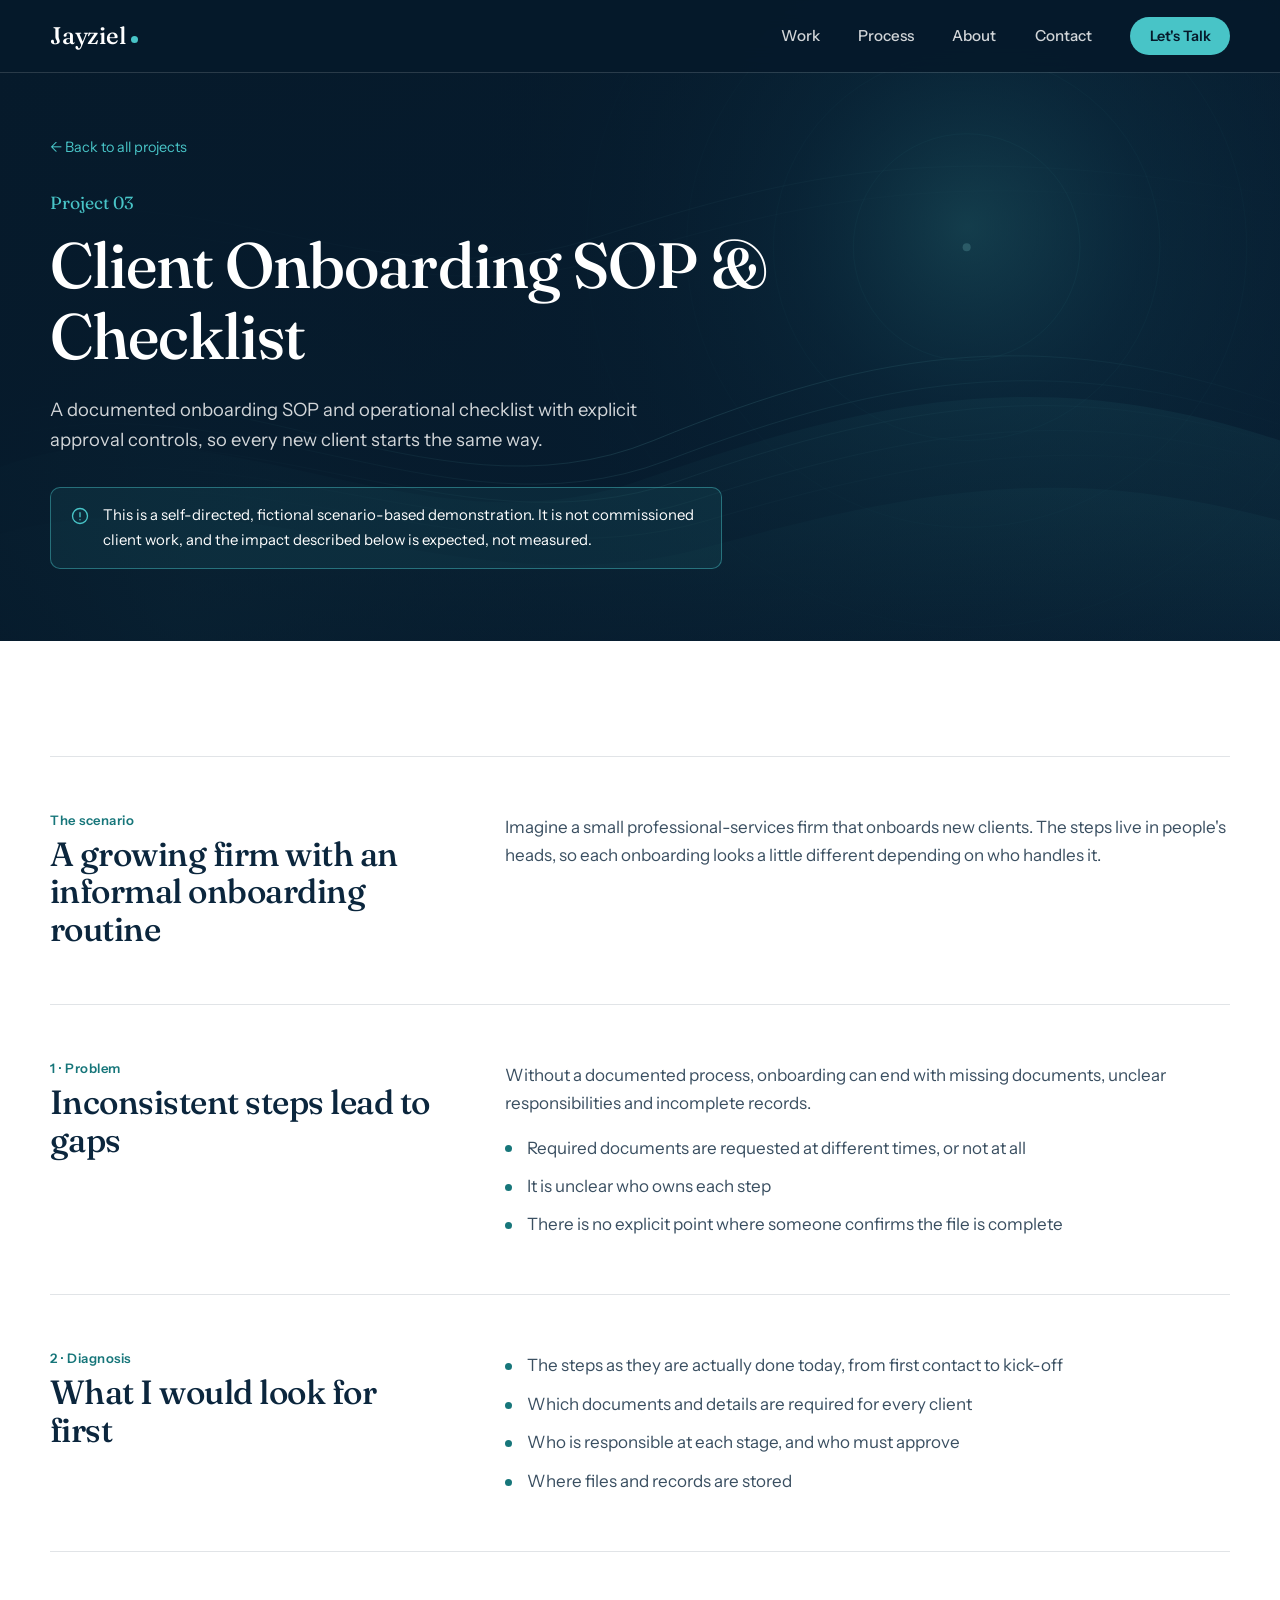
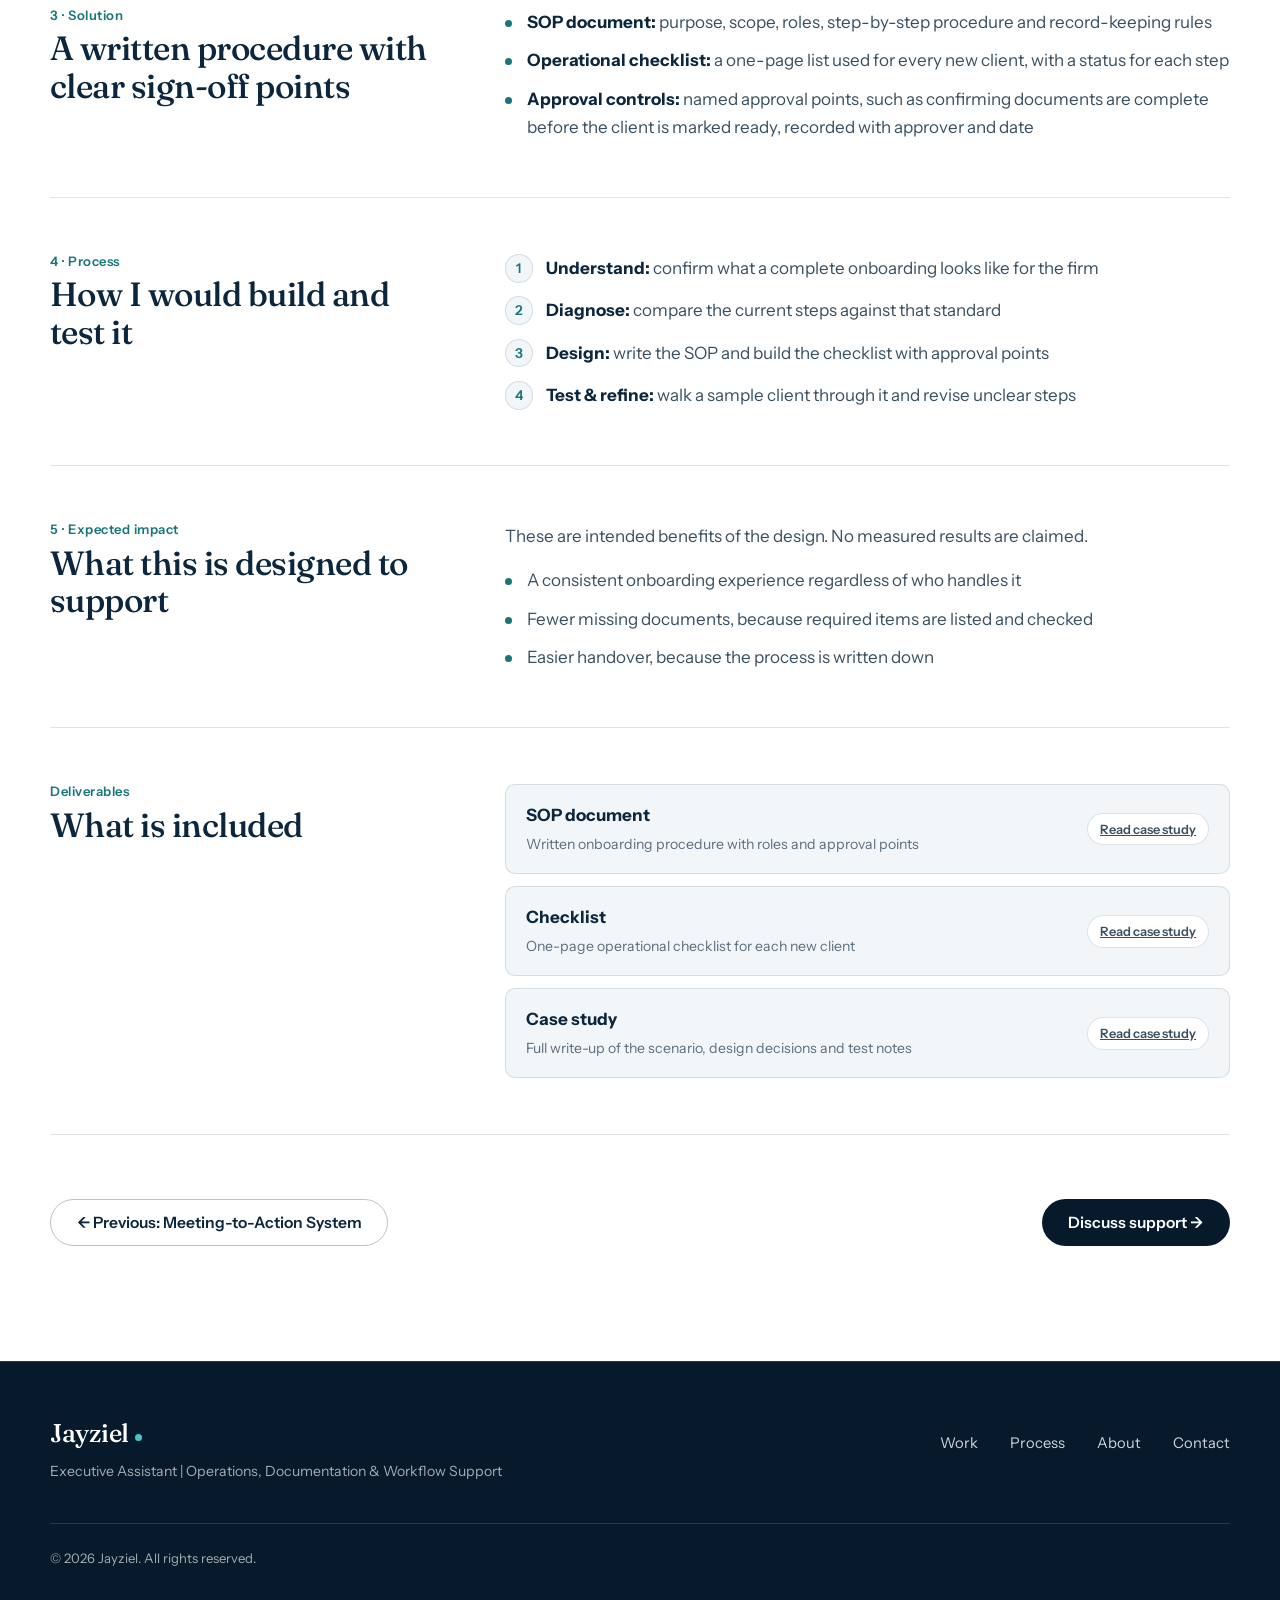
<file: projects/client-onboarding-sop.html>
<!DOCTYPE html>
<html lang="en">
<head>
  <meta charset="utf-8">
  <meta name="viewport" content="width=device-width, initial-scale=1">
  <title>Client Onboarding SOP &amp; Checklist | Jayziel</title>
  <meta name="description" content="A fictional, scenario-based portfolio project: a documented onboarding SOP and operational checklist with explicit approval controls.">
  <meta name="theme-color" content="#061A2B">
  <link rel="icon" href="../assets/icons/favicon.svg" type="image/svg+xml">
  <link rel="preconnect" href="https://fonts.googleapis.com">
  <link rel="preconnect" href="https://fonts.gstatic.com" crossorigin>
  <link href="https://fonts.googleapis.com/css2?family=Fraunces:opsz,wght@9..144,400;9..144,500;9..144,600&family=Instrument+Sans:wght@400;500;600&display=swap" rel="stylesheet">
  <link rel="stylesheet" href="../style.css">
  <script>document.documentElement.classList.add("js");</script>
</head>
<body>
  <a class="skip-link" href="#main">Skip to content</a>

  <header class="site-header is-solid">
    <div class="wrap">
      <nav class="nav" aria-label="Primary">
        <a class="wordmark" href="../index.html" aria-label="Jayziel — home">Jayziel</a>
        <button class="nav__toggle" type="button" aria-expanded="false" aria-controls="nav-links" aria-label="Open menu"><span></span></button>
        <div class="nav__links" id="nav-links">
          <a href="../index.html#work">Work</a>
          <a href="../index.html#process">Process</a>
          <a href="../index.html#about">About</a>
          <a href="../index.html#contact">Contact</a>
          <a class="btn btn--primary btn--sm" href="../index.html#contact">Let's Talk</a>
        </div>
      </nav>
    </div>
  </header>

  <main id="main">
    <section class="page-hero">
      <div class="wrap">
        <p class="crumb"><a href="../index.html#work">← Back to all projects</a></p>
        <p class="project-no">Project 03</p>
        <h1>Client Onboarding SOP &amp; Checklist</h1>
        <p class="lead">A documented onboarding SOP and operational checklist with explicit approval controls, so every new client starts the same way.</p>
        <p class="notice">
          <svg viewBox="0 0 24 24" fill="none" stroke="currentColor" stroke-width="1.6" stroke-linecap="round" stroke-linejoin="round" aria-hidden="true"><circle cx="12" cy="12" r="9"/><path d="M12 8v5M12 16.5v.01"/></svg>
          <span>This is a self-directed, fictional scenario-based demonstration. It is not commissioned client work, and the impact described below is expected, not measured.</span>
        </p>
      </div>
    </section>

    <section class="section">
      <div class="wrap">
        <div class="case">
          <div class="case__row reveal">
            <h2><small>The scenario</small>A growing firm with an informal onboarding routine</h2>
            <div class="case__body">
              <p>Imagine a small professional-services firm that onboards new clients. The steps live in people's heads, so each onboarding looks a little different depending on who handles it.</p>
            </div>
          </div>

          <div class="case__row reveal">
            <h2><small>1 · Problem</small>Inconsistent steps lead to gaps</h2>
            <div class="case__body">
              <p>Without a documented process, onboarding can end with missing documents, unclear responsibilities and incomplete records.</p>
              <ul>
                <li>Required documents are requested at different times, or not at all</li>
                <li>It is unclear who owns each step</li>
                <li>There is no explicit point where someone confirms the file is complete</li>
              </ul>
            </div>
          </div>

          <div class="case__row reveal">
            <h2><small>2 · Diagnosis</small>What I would look for first</h2>
            <div class="case__body">
              <ul>
                <li>The steps as they are actually done today, from first contact to kick-off</li>
                <li>Which documents and details are required for every client</li>
                <li>Who is responsible at each stage, and who must approve</li>
                <li>Where files and records are stored</li>
              </ul>
            </div>
          </div>

          <div class="case__row reveal">
            <h2><small>3 · Solution</small>A written procedure with clear sign-off points</h2>
            <div class="case__body">
              <ul>
                <li><strong>SOP document:</strong> purpose, scope, roles, step-by-step procedure and record-keeping rules</li>
                <li><strong>Operational checklist:</strong> a one-page list used for every new client, with a status for each step</li>
                <li><strong>Approval controls:</strong> named approval points, such as confirming documents are complete before the client is marked ready, recorded with approver and date</li>
              </ul>
            </div>
          </div>

          <div class="case__row reveal">
            <h2><small>4 · Process</small>How I would build and test it</h2>
            <div class="case__body">
              <ol>
                <li><strong>Understand:</strong> confirm what a complete onboarding looks like for the firm</li>
                <li><strong>Diagnose:</strong> compare the current steps against that standard</li>
                <li><strong>Design:</strong> write the SOP and build the checklist with approval points</li>
                <li><strong>Test &amp; refine:</strong> walk a sample client through it and revise unclear steps</li>
              </ol>
            </div>
          </div>

          <div class="case__row reveal">
            <h2><small>5 · Expected impact</small>What this is designed to support</h2>
            <div class="case__body">
              <p>These are intended benefits of the design. No measured results are claimed.</p>
              <ul>
                <li>A consistent onboarding experience regardless of who handles it</li>
                <li>Fewer missing documents, because required items are listed and checked</li>
                <li>Easier handover, because the process is written down</li>
              </ul>
            </div>
          </div>

          <div class="case__row reveal">
            <h2><small>Deliverables</small>What is included</h2>
            <div class="case__body">
              <div class="deliverables">
                <div class="deliverable"><div><strong>SOP document</strong><span>Written onboarding procedure with roles and approval points</span></div><span class="status">Link to be added</span></div>
                <div class="deliverable"><div><strong>Checklist</strong><span>One-page operational checklist for each new client</span></div><span class="status">Link to be added</span></div>
                <div class="deliverable"><div><strong>Case study</strong><span>Full write-up of the scenario, design decisions and test notes</span></div><span class="status">Link to be added</span></div>
              </div>
            </div>
          </div>
        </div>

        <nav class="pager" aria-label="Project navigation">
          <a class="btn btn--outline" href="meeting-to-action-system.html">← Previous: Meeting-to-Action System</a>
          <a class="btn btn--dark" href="../index.html#contact">Discuss support →</a>
        </nav>
      </div>
    </section>
  </main>

  <footer class="site-footer">
    <div class="wrap">
      <div class="footer__grid">
        <div class="footer__brand">
          <a class="wordmark" href="../index.html">Jayziel</a>
          <p>Executive Assistant | Operations, Documentation &amp; Workflow Support</p>
        </div>
        <nav class="footer__nav" aria-label="Footer">
          <a href="../index.html#work">Work</a>
          <a href="../index.html#process">Process</a>
          <a href="../index.html#about">About</a>
          <a href="../index.html#contact">Contact</a>
        </nav>
      </div>
      <p class="footer__legal">&copy; <span data-year>2026</span> Jayziel. All rights reserved.</p>
    </div>
  </footer>

  <script src="../script.js"></script>
</body>
</html>
</file>
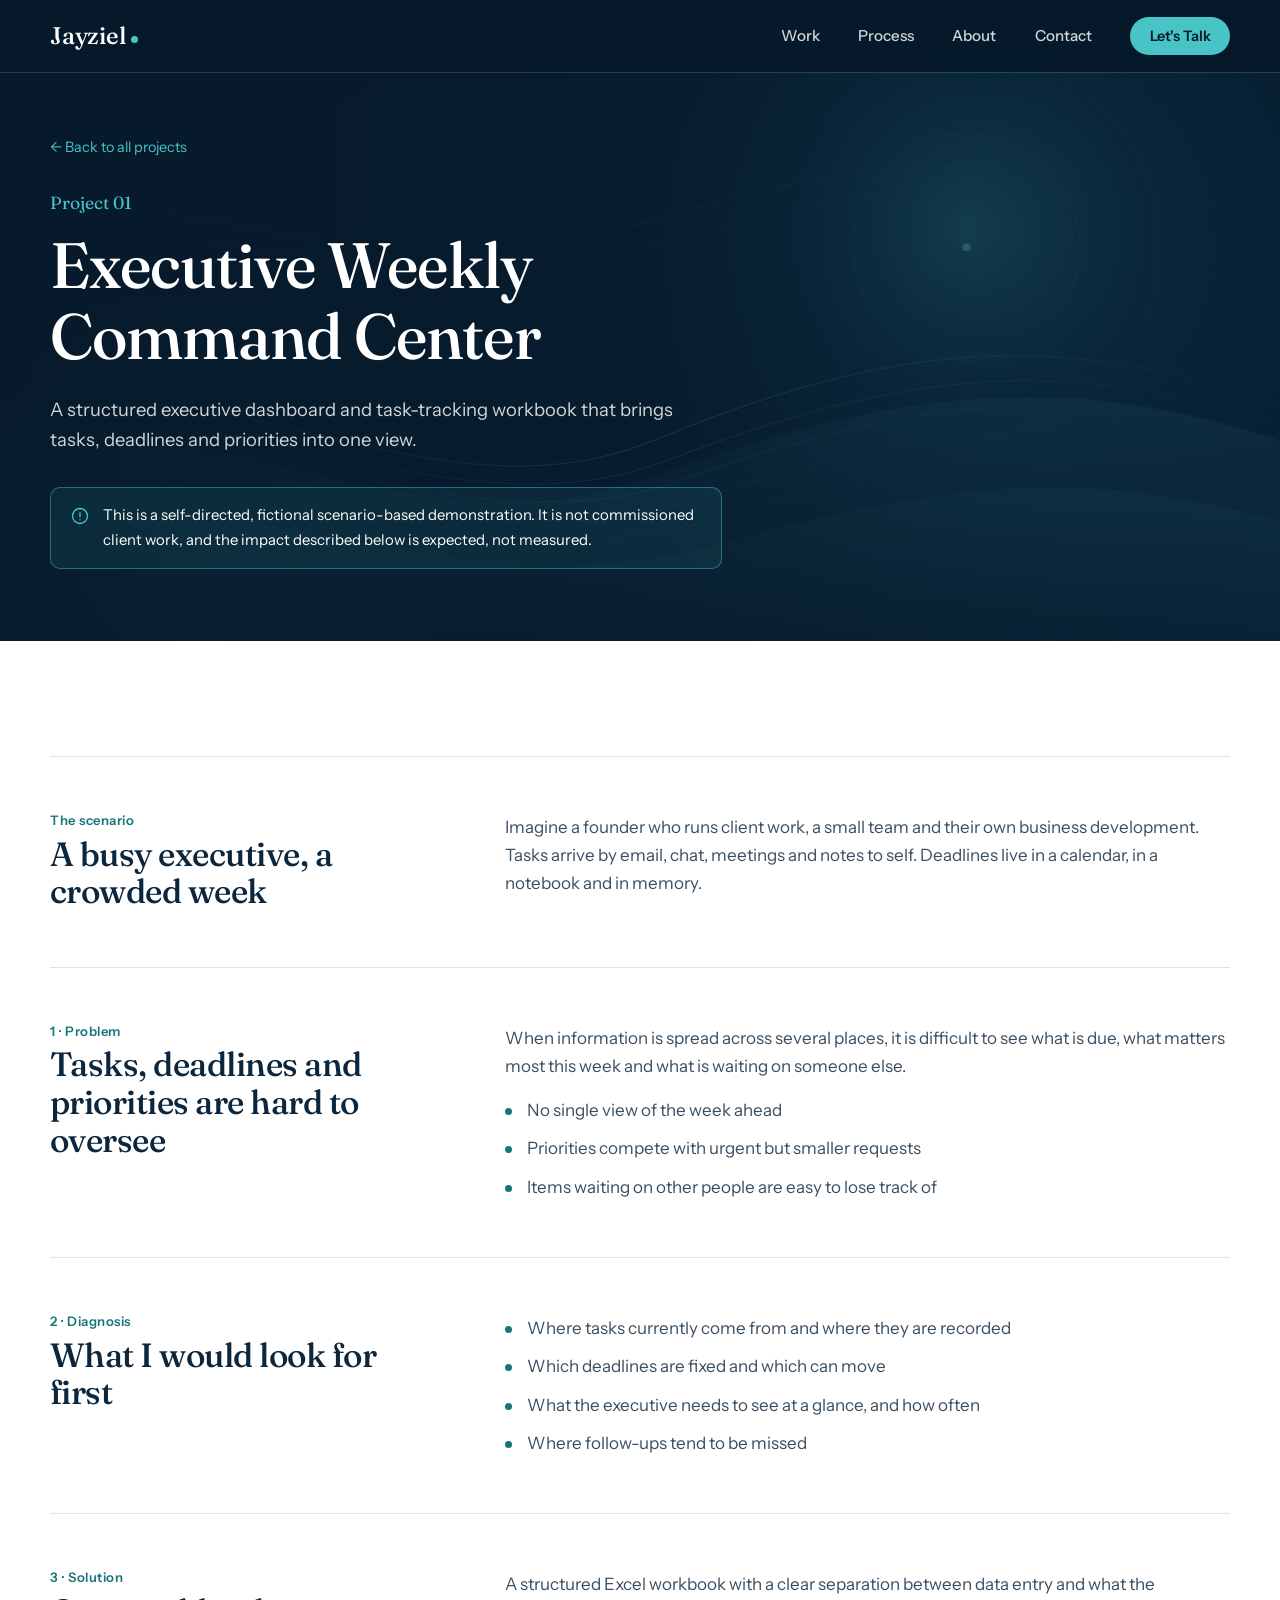
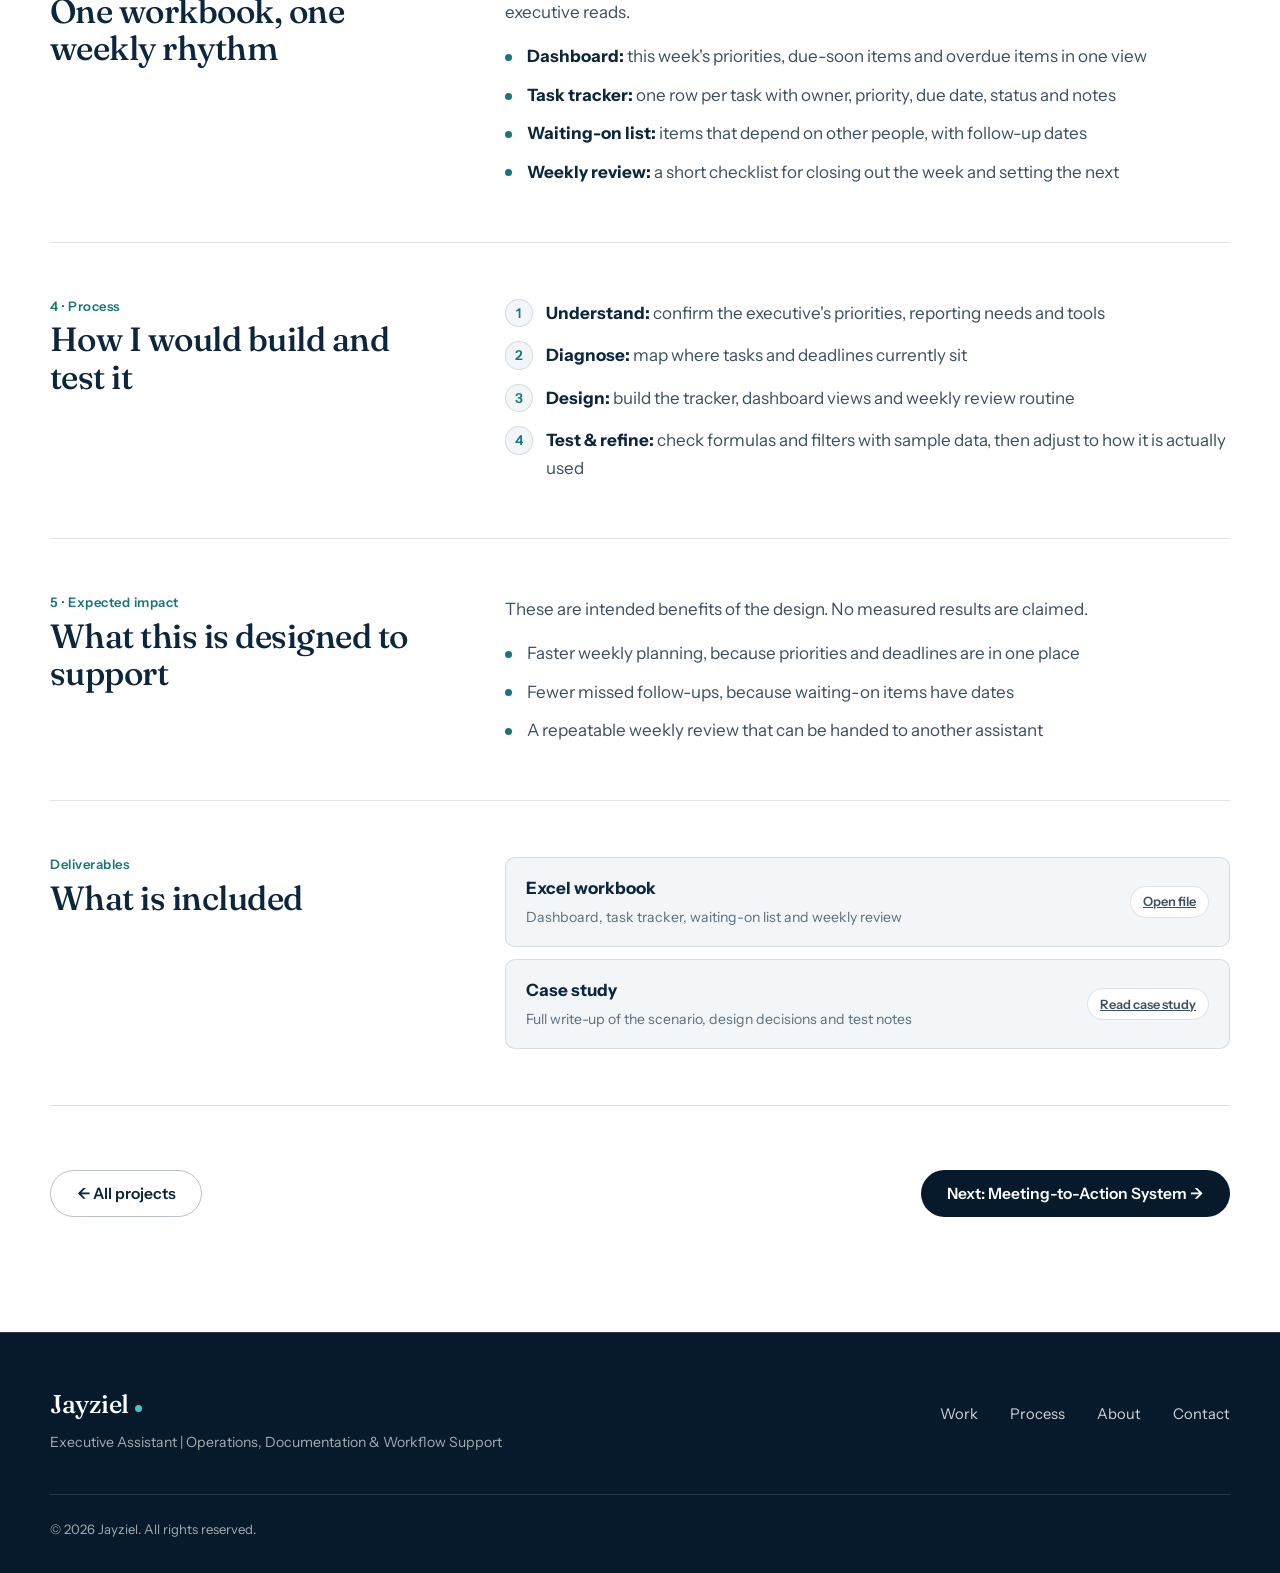
<file: projects/executive-command-center.html>
<!DOCTYPE html>
<html lang="en">
<head>
  <meta charset="utf-8">
  <meta name="viewport" content="width=device-width, initial-scale=1">
  <title>Executive Weekly Command Center | Jayziel</title>
  <meta name="description" content="A fictional, scenario-based portfolio project: a structured executive dashboard and task-tracking workbook.">
  <meta name="theme-color" content="#061A2B">
  <link rel="icon" href="../assets/icons/favicon.svg" type="image/svg+xml">
  <link rel="preconnect" href="https://fonts.googleapis.com">
  <link rel="preconnect" href="https://fonts.gstatic.com" crossorigin>
  <link href="https://fonts.googleapis.com/css2?family=Fraunces:opsz,wght@9..144,400;9..144,500;9..144,600&family=Instrument+Sans:wght@400;500;600&display=swap" rel="stylesheet">
  <link rel="stylesheet" href="../style.css">
  <script>document.documentElement.classList.add("js");</script>
</head>
<body>
  <a class="skip-link" href="#main">Skip to content</a>

  <header class="site-header is-solid">
    <div class="wrap">
      <nav class="nav" aria-label="Primary">
        <a class="wordmark" href="../index.html" aria-label="Jayziel — home">Jayziel</a>
        <button class="nav__toggle" type="button" aria-expanded="false" aria-controls="nav-links" aria-label="Open menu"><span></span></button>
        <div class="nav__links" id="nav-links">
          <a href="../index.html#work">Work</a>
          <a href="../index.html#process">Process</a>
          <a href="../index.html#about">About</a>
          <a href="../index.html#contact">Contact</a>
          <a class="btn btn--primary btn--sm" href="../index.html#contact">Let's Talk</a>
        </div>
      </nav>
    </div>
  </header>

  <main id="main">
    <section class="page-hero">
      <div class="wrap">
        <p class="crumb"><a href="../index.html#work">← Back to all projects</a></p>
        <p class="project-no">Project 01</p>
        <h1>Executive Weekly Command Center</h1>
        <p class="lead">A structured executive dashboard and task-tracking workbook that brings tasks, deadlines and priorities into one view.</p>
        <p class="notice">
          <svg viewBox="0 0 24 24" fill="none" stroke="currentColor" stroke-width="1.6" stroke-linecap="round" stroke-linejoin="round" aria-hidden="true"><circle cx="12" cy="12" r="9"/><path d="M12 8v5M12 16.5v.01"/></svg>
          <span>This is a self-directed, fictional scenario-based demonstration. It is not commissioned client work, and the impact described below is expected, not measured.</span>
        </p>
      </div>
    </section>

    <section class="section">
      <div class="wrap">
        <div class="case">
          <div class="case__row reveal">
            <h2><small>The scenario</small>A busy executive, a crowded week</h2>
            <div class="case__body">
              <p>Imagine a founder who runs client work, a small team and their own business development. Tasks arrive by email, chat, meetings and notes to self. Deadlines live in a calendar, in a notebook and in memory.</p>
            </div>
          </div>

          <div class="case__row reveal">
            <h2><small>1 · Problem</small>Tasks, deadlines and priorities are hard to oversee</h2>
            <div class="case__body">
              <p>When information is spread across several places, it is difficult to see what is due, what matters most this week and what is waiting on someone else.</p>
              <ul>
                <li>No single view of the week ahead</li>
                <li>Priorities compete with urgent but smaller requests</li>
                <li>Items waiting on other people are easy to lose track of</li>
              </ul>
            </div>
          </div>

          <div class="case__row reveal">
            <h2><small>2 · Diagnosis</small>What I would look for first</h2>
            <div class="case__body">
              <ul>
                <li>Where tasks currently come from and where they are recorded</li>
                <li>Which deadlines are fixed and which can move</li>
                <li>What the executive needs to see at a glance, and how often</li>
                <li>Where follow-ups tend to be missed</li>
              </ul>
            </div>
          </div>

          <div class="case__row reveal">
            <h2><small>3 · Solution</small>One workbook, one weekly rhythm</h2>
            <div class="case__body">
              <p>A structured Excel workbook with a clear separation between data entry and what the executive reads.</p>
              <ul>
                <li><strong>Dashboard:</strong> this week's priorities, due-soon items and overdue items in one view</li>
                <li><strong>Task tracker:</strong> one row per task with owner, priority, due date, status and notes</li>
                <li><strong>Waiting-on list:</strong> items that depend on other people, with follow-up dates</li>
                <li><strong>Weekly review:</strong> a short checklist for closing out the week and setting the next</li>
              </ul>
            </div>
          </div>

          <div class="case__row reveal">
            <h2><small>4 · Process</small>How I would build and test it</h2>
            <div class="case__body">
              <ol>
                <li><strong>Understand:</strong> confirm the executive's priorities, reporting needs and tools</li>
                <li><strong>Diagnose:</strong> map where tasks and deadlines currently sit</li>
                <li><strong>Design:</strong> build the tracker, dashboard views and weekly review routine</li>
                <li><strong>Test &amp; refine:</strong> check formulas and filters with sample data, then adjust to how it is actually used</li>
              </ol>
            </div>
          </div>

          <div class="case__row reveal">
            <h2><small>5 · Expected impact</small>What this is designed to support</h2>
            <div class="case__body">
              <p>These are intended benefits of the design. No measured results are claimed.</p>
              <ul>
                <li>Faster weekly planning, because priorities and deadlines are in one place</li>
                <li>Fewer missed follow-ups, because waiting-on items have dates</li>
                <li>A repeatable weekly review that can be handed to another assistant</li>
              </ul>
            </div>
          </div>

          <div class="case__row reveal">
            <h2><small>Deliverables</small>What is included</h2>
            <div class="case__body">
              <div class="deliverables">
                <div class="deliverable"><div><strong>Excel workbook</strong><span>Dashboard, task tracker, waiting-on list and weekly review</span></div><span class="status">Link to be added</span></div>
                <div class="deliverable"><div><strong>Case study</strong><span>Full write-up of the scenario, design decisions and test notes</span></div><span class="status">Link to be added</span></div>
              </div>
            </div>
          </div>
        </div>

        <nav class="pager" aria-label="Project navigation">
          <a class="btn btn--outline" href="../index.html#work">← All projects</a>
          <a class="btn btn--dark" href="meeting-to-action-system.html">Next: Meeting-to-Action System →</a>
        </nav>
      </div>
    </section>
  </main>

  <footer class="site-footer">
    <div class="wrap">
      <div class="footer__grid">
        <div class="footer__brand">
          <a class="wordmark" href="../index.html">Jayziel</a>
          <p>Executive Assistant | Operations, Documentation &amp; Workflow Support</p>
        </div>
        <nav class="footer__nav" aria-label="Footer">
          <a href="../index.html#work">Work</a>
          <a href="../index.html#process">Process</a>
          <a href="../index.html#about">About</a>
          <a href="../index.html#contact">Contact</a>
        </nav>
      </div>
      <p class="footer__legal">&copy; <span data-year>2026</span> Jayziel. All rights reserved.</p>
    </div>
  </footer>

  <script src="../script.js"></script>
</body>
</html>
</file>
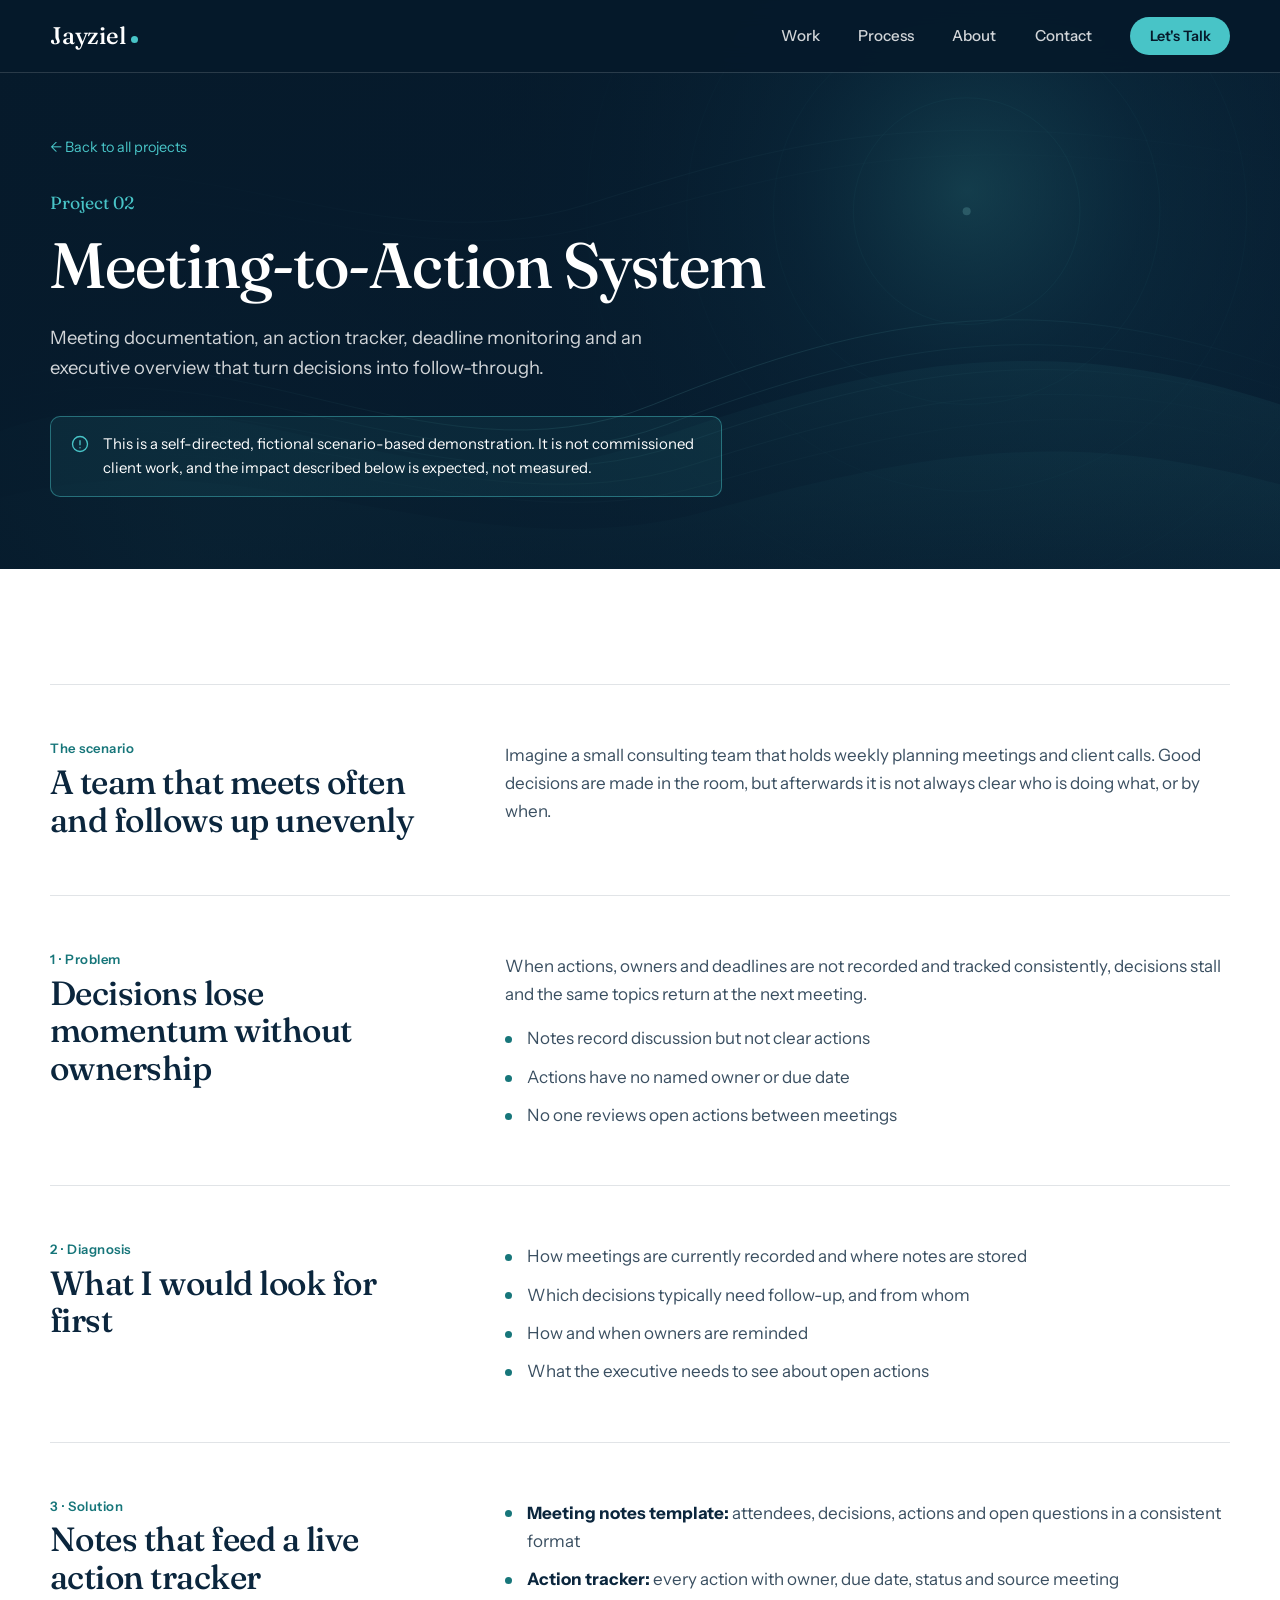
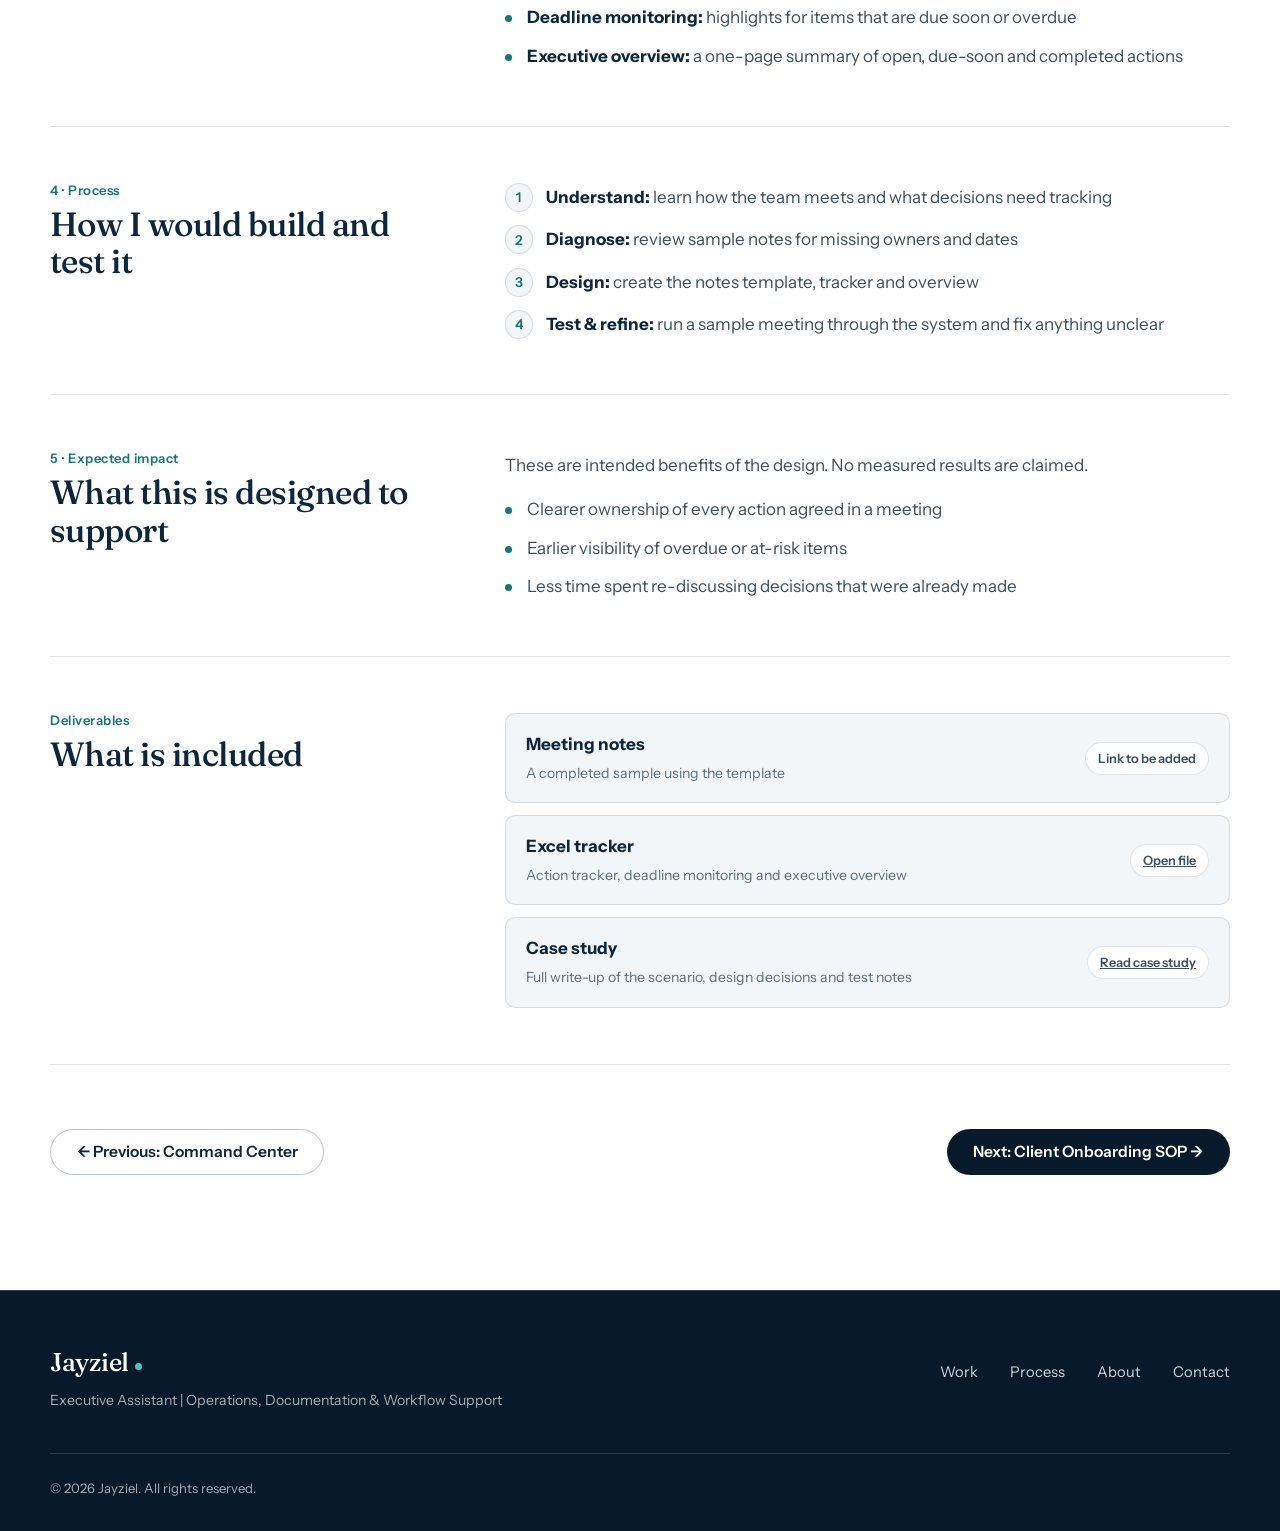
<file: projects/meeting-to-action-system.html>
<!DOCTYPE html>
<html lang="en">
<head>
  <meta charset="utf-8">
  <meta name="viewport" content="width=device-width, initial-scale=1">
  <title>Meeting-to-Action System | Jayziel</title>
  <meta name="description" content="A fictional, scenario-based portfolio project: meeting documentation, an action tracker, deadline monitoring and an executive overview.">
  <meta name="theme-color" content="#061A2B">
  <link rel="icon" href="../assets/icons/favicon.svg" type="image/svg+xml">
  <link rel="preconnect" href="https://fonts.googleapis.com">
  <link rel="preconnect" href="https://fonts.gstatic.com" crossorigin>
  <link href="https://fonts.googleapis.com/css2?family=Fraunces:opsz,wght@9..144,400;9..144,500;9..144,600&family=Instrument+Sans:wght@400;500;600&display=swap" rel="stylesheet">
  <link rel="stylesheet" href="../style.css">
  <script>document.documentElement.classList.add("js");</script>
</head>
<body>
  <a class="skip-link" href="#main">Skip to content</a>

  <header class="site-header is-solid">
    <div class="wrap">
      <nav class="nav" aria-label="Primary">
        <a class="wordmark" href="../index.html" aria-label="Jayziel — home">Jayziel</a>
        <button class="nav__toggle" type="button" aria-expanded="false" aria-controls="nav-links" aria-label="Open menu"><span></span></button>
        <div class="nav__links" id="nav-links">
          <a href="../index.html#work">Work</a>
          <a href="../index.html#process">Process</a>
          <a href="../index.html#about">About</a>
          <a href="../index.html#contact">Contact</a>
          <a class="btn btn--primary btn--sm" href="../index.html#contact">Let's Talk</a>
        </div>
      </nav>
    </div>
  </header>

  <main id="main">
    <section class="page-hero">
      <div class="wrap">
        <p class="crumb"><a href="../index.html#work">← Back to all projects</a></p>
        <p class="project-no">Project 02</p>
        <h1>Meeting-to-Action System</h1>
        <p class="lead">Meeting documentation, an action tracker, deadline monitoring and an executive overview that turn decisions into follow-through.</p>
        <p class="notice">
          <svg viewBox="0 0 24 24" fill="none" stroke="currentColor" stroke-width="1.6" stroke-linecap="round" stroke-linejoin="round" aria-hidden="true"><circle cx="12" cy="12" r="9"/><path d="M12 8v5M12 16.5v.01"/></svg>
          <span>This is a self-directed, fictional scenario-based demonstration. It is not commissioned client work, and the impact described below is expected, not measured.</span>
        </p>
      </div>
    </section>

    <section class="section">
      <div class="wrap">
        <div class="case">
          <div class="case__row reveal">
            <h2><small>The scenario</small>A team that meets often and follows up unevenly</h2>
            <div class="case__body">
              <p>Imagine a small consulting team that holds weekly planning meetings and client calls. Good decisions are made in the room, but afterwards it is not always clear who is doing what, or by when.</p>
            </div>
          </div>

          <div class="case__row reveal">
            <h2><small>1 · Problem</small>Decisions lose momentum without ownership</h2>
            <div class="case__body">
              <p>When actions, owners and deadlines are not recorded and tracked consistently, decisions stall and the same topics return at the next meeting.</p>
              <ul>
                <li>Notes record discussion but not clear actions</li>
                <li>Actions have no named owner or due date</li>
                <li>No one reviews open actions between meetings</li>
              </ul>
            </div>
          </div>

          <div class="case__row reveal">
            <h2><small>2 · Diagnosis</small>What I would look for first</h2>
            <div class="case__body">
              <ul>
                <li>How meetings are currently recorded and where notes are stored</li>
                <li>Which decisions typically need follow-up, and from whom</li>
                <li>How and when owners are reminded</li>
                <li>What the executive needs to see about open actions</li>
              </ul>
            </div>
          </div>

          <div class="case__row reveal">
            <h2><small>3 · Solution</small>Notes that feed a live action tracker</h2>
            <div class="case__body">
              <ul>
                <li><strong>Meeting notes template:</strong> attendees, decisions, actions and open questions in a consistent format</li>
                <li><strong>Action tracker:</strong> every action with owner, due date, status and source meeting</li>
                <li><strong>Deadline monitoring:</strong> highlights for items that are due soon or overdue</li>
                <li><strong>Executive overview:</strong> a one-page summary of open, due-soon and completed actions</li>
              </ul>
            </div>
          </div>

          <div class="case__row reveal">
            <h2><small>4 · Process</small>How I would build and test it</h2>
            <div class="case__body">
              <ol>
                <li><strong>Understand:</strong> learn how the team meets and what decisions need tracking</li>
                <li><strong>Diagnose:</strong> review sample notes for missing owners and dates</li>
                <li><strong>Design:</strong> create the notes template, tracker and overview</li>
                <li><strong>Test &amp; refine:</strong> run a sample meeting through the system and fix anything unclear</li>
              </ol>
            </div>
          </div>

          <div class="case__row reveal">
            <h2><small>5 · Expected impact</small>What this is designed to support</h2>
            <div class="case__body">
              <p>These are intended benefits of the design. No measured results are claimed.</p>
              <ul>
                <li>Clearer ownership of every action agreed in a meeting</li>
                <li>Earlier visibility of overdue or at-risk items</li>
                <li>Less time spent re-discussing decisions that were already made</li>
              </ul>
            </div>
          </div>

          <div class="case__row reveal">
            <h2><small>Deliverables</small>What is included</h2>
            <div class="case__body">
              <div class="deliverables">
                <div class="deliverable"><div><strong>Meeting notes</strong><span>A completed sample using the template</span></div><span class="status">Link to be added</span></div>
                <div class="deliverable"><div><strong>Excel tracker</strong><span>Action tracker, deadline monitoring and executive overview</span></div><span class="status">Link to be added</span></div>
                <div class="deliverable"><div><strong>Case study</strong><span>Full write-up of the scenario, design decisions and test notes</span></div><span class="status">Link to be added</span></div>
              </div>
            </div>
          </div>
        </div>

        <nav class="pager" aria-label="Project navigation">
          <a class="btn btn--outline" href="executive-command-center.html">← Previous: Command Center</a>
          <a class="btn btn--dark" href="client-onboarding-sop.html">Next: Client Onboarding SOP →</a>
        </nav>
      </div>
    </section>
  </main>

  <footer class="site-footer">
    <div class="wrap">
      <div class="footer__grid">
        <div class="footer__brand">
          <a class="wordmark" href="../index.html">Jayziel</a>
          <p>Executive Assistant | Operations, Documentation &amp; Workflow Support</p>
        </div>
        <nav class="footer__nav" aria-label="Footer">
          <a href="../index.html#work">Work</a>
          <a href="../index.html#process">Process</a>
          <a href="../index.html#about">About</a>
          <a href="../index.html#contact">Contact</a>
        </nav>
      </div>
      <p class="footer__legal">&copy; <span data-year>2026</span> Jayziel. All rights reserved.</p>
    </div>
  </footer>

  <script src="../script.js"></script>
</body>
</html>
</file>
<file: style.css>
/* ==========================================================================
   Executive Assistant Portfolio — style.css
   Sections: tokens · base · layout · buttons · nav · hero · tools ·
             problems · process · projects · about · contact · footer ·
             project pages · motion · responsive
   ========================================================================== */

:root {
  --navy: #061a2b;
  --blue: #0b263d;
  --white: #ffffff;
  --teal: #48c4c7;
  --gray: #f3f6f8;

  /* derived tones */
  --teal-ink: #17767a;          /* teal for text on light backgrounds (AA) */
  --ink: #0b263d;               /* headings on light */
  --text: #3a4f61;              /* body on light */
  --text-soft: #5a6e7e;
  --line: rgba(11, 38, 61, 0.12);
  --line-dark: rgba(255, 255, 255, 0.14);
  --on-dark: rgba(255, 255, 255, 0.82);
  --on-dark-soft: rgba(255, 255, 255, 0.64);

  --font-display: "Fraunces", Georgia, "Times New Roman", serif;
  --font-body: "Instrument Sans", system-ui, -apple-system, "Segoe UI", Roboto, sans-serif;
  --font-script: "Mr Dafoe", "Segoe Script", "Brush Script MT", cursive;   /* tagline handwriting; swap here */
  --neon: #5de3e6;

  --wrap: 1180px;
  --gutter: clamp(1.25rem, 4vw, 2.5rem);
  --section-y: clamp(4.5rem, 9vw, 8rem);
  --radius: 14px;
  --ease: cubic-bezier(0.22, 0.61, 0.36, 1);
  --nav-h: 72px;
}

/* ---------- Base ---------- */
*, *::before, *::after { box-sizing: border-box; }

html {
  scroll-behavior: smooth;
  scroll-padding-top: calc(var(--nav-h) + 12px);
  -webkit-text-size-adjust: 100%;
}

body {
  margin: 0;
  font-family: var(--font-body);
  font-size: 1.0625rem;
  line-height: 1.65;
  color: var(--text);
  background: var(--white);
  -webkit-font-smoothing: antialiased;
  text-rendering: optimizeLegibility;
}

img, svg { max-width: 100%; display: block; }
[hidden] { display: none !important; }
a { color: inherit; }
ul, ol { margin: 0; padding: 0; list-style: none; }
h1, h2, h3, h4, p { margin: 0; }

h1, h2, h3 {
  font-family: var(--font-display);
  font-weight: 500;
  color: var(--ink);
  line-height: 1.12;
  letter-spacing: -0.015em;
}

:focus-visible {
  outline: 2px solid var(--teal);
  outline-offset: 3px;
  border-radius: 4px;
}

.skip-link {
  position: absolute;
  left: 1rem;
  top: -4rem;
  z-index: 200;
  background: var(--white);
  color: var(--navy);
  padding: 0.6rem 1rem;
  border-radius: 8px;
  font-weight: 600;
  text-decoration: none;
  transition: top 0.2s var(--ease);
}
.skip-link:focus { top: 1rem; }

.visually-hidden {
  position: absolute !important;
  width: 1px; height: 1px;
  overflow: hidden;
  clip: rect(0 0 0 0);
  white-space: nowrap;
}

/* ---------- Layout ---------- */
.wrap {
  width: 100%;
  max-width: calc(var(--wrap) + var(--gutter) * 2);
  margin-inline: auto;
  padding-inline: var(--gutter);
}

.section { padding-block: var(--section-y); position: relative; }
.section--gray { background: var(--gray); }
.section--dark { background: var(--blue); color: var(--on-dark); }
.section--navy { background: var(--navy); color: var(--on-dark); }
.section--dark h2, .section--dark h3,
.section--navy h2, .section--navy h3 { color: var(--white); }

.section-head { max-width: 46rem; margin-bottom: clamp(2.5rem, 5vw, 4rem); }
.section-head h2 { font-size: clamp(2rem, 4.2vw, 3.1rem); }
.section-head p { margin-top: 1.1rem; font-size: 1.1rem; color: var(--text-soft); max-width: 38rem; }
.section--dark .section-head p,
.section--navy .section-head p { color: var(--on-dark-soft); }

.kicker {
  display: inline-block;
  font-size: 0.8125rem;
  font-weight: 600;
  letter-spacing: 0.14em;
  text-transform: uppercase;
  color: var(--teal-ink);
  margin-bottom: 1.1rem;
}
.section--dark .kicker, .section--navy .kicker, .hero .kicker { color: var(--teal); }

/* ---------- Buttons ---------- */
.btn {
  display: inline-flex;
  align-items: center;
  justify-content: center;
  gap: 0.55rem;
  padding: 0.9rem 1.6rem;
  border-radius: 999px;
  font: 600 0.975rem/1 var(--font-body);
  text-decoration: none;
  border: 1px solid transparent;
  cursor: pointer;
  transition: background-color 0.3s var(--ease), color 0.3s var(--ease),
              border-color 0.3s var(--ease), transform 0.3s var(--ease);
}
.btn:hover { transform: translateY(-2px); }
.btn:active { transform: translateY(0); }

.btn--primary { background: var(--teal); color: var(--navy); }
.btn--primary:hover { background: #6fd6d8; }

.btn--ghost { color: var(--white); border-color: rgba(255, 255, 255, 0.38); }
.btn--ghost:hover { border-color: var(--teal); color: var(--teal); }

.btn--dark { background: var(--navy); color: var(--white); }
.btn--dark:hover { background: var(--blue); }

.btn--outline { color: var(--ink); border-color: rgba(11, 38, 61, 0.28); }
.btn--outline:hover { border-color: var(--teal-ink); color: var(--teal-ink); }

.btn--sm { padding: 0.65rem 1.15rem; font-size: 0.9rem; }

.btn[aria-disabled="true"] { opacity: 0.55; cursor: not-allowed; transform: none; }

/* ---------- Navigation ---------- */
.site-header {
  position: fixed;
  inset: 0 0 auto 0;
  z-index: 100;
  height: var(--nav-h);
  display: flex;
  align-items: center;
  transition: background-color 0.35s var(--ease), box-shadow 0.35s var(--ease);
}
.site-header.is-scrolled,
.site-header.is-solid {
  background: rgba(6, 26, 43, 0.92);
  -webkit-backdrop-filter: blur(12px);
  backdrop-filter: blur(12px);
  box-shadow: 0 1px 0 var(--line-dark);
}

.nav { display: flex; align-items: center; justify-content: space-between; gap: 1.5rem; width: 100%; }

.wordmark {
  font-family: var(--font-display);
  font-size: 1.5rem;
  font-weight: 500;
  letter-spacing: -0.01em;
  color: var(--white);
  text-decoration: none;
  display: inline-flex;
  align-items: baseline;
  gap: 0.35rem;
}
.wordmark::after {
  content: "";
  width: 7px; height: 7px;
  border-radius: 50%;
  background: var(--teal);
  transform: translateY(-1px);
}

.nav__links { display: flex; align-items: center; gap: clamp(1.25rem, 3vw, 2.5rem); }
.nav__links a:not(.btn) {
  color: var(--on-dark);
  text-decoration: none;
  font-size: 0.95rem;
  font-weight: 500;
  position: relative;
  padding-block: 0.3rem;
}
.nav__links a:not(.btn)::after {
  content: "";
  position: absolute;
  left: 0; right: 0; bottom: 0;
  height: 1px;
  background: var(--teal);
  transform: scaleX(0);
  transform-origin: left;
  transition: transform 0.35s var(--ease);
}
.nav__links a:not(.btn):hover::after,
.nav__links a[aria-current="true"]::after { transform: scaleX(1); }

.nav__toggle {
  display: none;
  width: 44px; height: 44px;
  background: transparent;
  border: 1px solid var(--line-dark);
  border-radius: 10px;
  cursor: pointer;
  position: relative;
  color: var(--white);
}
.nav__toggle span,
.nav__toggle span::before,
.nav__toggle span::after {
  content: "";
  position: absolute;
  left: 50%;
  width: 18px; height: 1.5px;
  background: currentColor;
  transform: translateX(-50%);
  transition: transform 0.3s var(--ease), opacity 0.2s;
}
.nav__toggle span { top: 50%; }
.nav__toggle span::before { top: -6px; left: 50%; }
.nav__toggle span::after { top: 6px; left: 50%; }
.nav__toggle[aria-expanded="true"] span { background: transparent; }
.nav__toggle[aria-expanded="true"] span::before { transform: translateX(-50%) translateY(6px) rotate(45deg); }
.nav__toggle[aria-expanded="true"] span::after { transform: translateX(-50%) translateY(-6px) rotate(-45deg); }

/* ---------- Hero ---------- */
.hero {
  position: relative;
  min-height: 100vh;
  min-height: 100svh;
  display: flex;
  flex-direction: column;
  padding-top: var(--nav-h);
  background: var(--navy);
  color: var(--on-dark);
  overflow: hidden;
  isolation: isolate;
}
.hero__bg {
  position: absolute;
  inset: -4% 0;
  z-index: -1;
  will-change: transform;
  background:
    radial-gradient(46% 56% at 76% 52%, rgba(72, 196, 199, 0.16), transparent 70%),
    radial-gradient(40% 50% at 94% 6%, rgba(36, 110, 170, 0.3), transparent 70%),
    radial-gradient(55% 55% at 0% 100%, rgba(11, 38, 61, 0.9), transparent 70%);   /* navy comes from .hero, so the video can show through */
}
/* Looping background video (assets/videos/hero-bg) under a navy wash that keeps the text readable.
   Make the wash lighter/darker by changing the two alpha values below. */
.hero__video { position: absolute; inset: 0; z-index: -2; overflow: hidden; }
.hero__video video { width: 100%; height: 100%; object-fit: cover; display: block; }
.hero__video::after {
  content: "";
  position: absolute; inset: 0;
  background: linear-gradient(90deg, rgba(6, 26, 43, 0.9) 0%, rgba(6, 26, 43, 0.72) 55%, rgba(6, 26, 43, 0.58) 100%);
}
.hero__curves { position: absolute; inset: 0; width: 100%; height: 100%; max-width: none; }

.hero__main {
  flex: 1;
  display: grid;
  grid-template-columns: minmax(0, 1fr) minmax(0, 1fr);
  gap: clamp(1rem, 2.5vw, 2.5rem);
  align-items: center;
  padding-top: 2.5rem;
}

/* Entrance: one soft rise on load (final state is the normal state, so nothing hides if animation is off) */
.hero [data-in] { animation: rise 0.9s var(--ease) var(--d, 0s) both; }
@keyframes rise { from { opacity: 0; transform: translateY(16px); } }

.hero__label {
  display: inline-flex;
  align-items: center;
  gap: 0.8rem;
  font-size: 0.8125rem;
  font-weight: 600;
  letter-spacing: 0.16em;
  color: var(--teal);
  margin-bottom: 1.75rem;
}
.hero__label::before { content: ""; width: 2.25rem; height: 1px; background: var(--teal); }

.hero h1 {
  font-size: clamp(2.4rem, 5.6vw, 5.2rem);
  color: var(--white);
  line-height: 1;
  letter-spacing: -0.025em;
}
.hero h1 span { display: block; }

.hero__support {
  margin-top: 2rem;
  font-size: clamp(1.15rem, 1.9vw, 1.55rem);
  line-height: 1.45;
  color: rgba(255, 255, 255, 0.78);
  max-width: 24em;
}
.hero__actions { display: flex; flex-wrap: wrap; gap: 0.9rem; margin-top: 2.25rem; }
.hero__actions .btn--ghost { border-color: rgba(255, 255, 255, 0.35); }

.hero__foot { position: relative; z-index: 1; }
.hero__note {
  display: flex;
  align-items: center;
  gap: 0.7rem;
  padding-block: 1.4rem 1.6rem;
  border-top: 1px solid rgba(255, 255, 255, 0.12);
  font-size: 0.92rem;
  color: var(--on-dark-soft);
}
.hero__note::before {
  content: "";
  flex: 0 0 auto;
  width: 8px; height: 8px;
  border-radius: 50%;
  background: var(--teal);
  box-shadow: 0 0 0 4px rgba(72, 196, 199, 0.18);
}

/* ----- Stage: portrait, orbits, tiles and the handwritten tagline ----- */
.hero__stage {
  position: relative;
  z-index: 2;
  width: 100%;
  max-width: 700px;
  justify-self: end;
  align-self: end;
  margin-bottom: -1.2rem;           /* portrait fades out over the divider line */
  aspect-ratio: 600 / 640;
  container-type: inline-size;
}
.hero__stage::before {
  content: "";
  position: absolute;
  inset: 8% -4% 0 -8%;
  background: radial-gradient(52% 50% at 38% 56%, rgba(72, 196, 199, 0.22), transparent 70%);
  pointer-events: none;
}
.hero__orbits {
  position: absolute;
  inset: 0;
  width: 100%;
  height: 100%;
  max-width: none;
  overflow: visible;
  filter: drop-shadow(0 0 6px rgba(72, 196, 199, 0.45));
}

.portrait {
  position: absolute;
  left: 8%;
  bottom: 0;
  width: 56%;
  margin: 0;
  z-index: 1;
  animation: portrait-in 1.1s var(--ease) 0.2s both;
}
@keyframes portrait-in { from { opacity: 0; transform: translateY(26px); } }
.portrait img {
  width: 100%;
  height: auto;
  filter: drop-shadow(0 24px 36px rgba(0, 0, 0, 0.35));
  -webkit-mask-image: linear-gradient(180deg, #000 76%, transparent 100%);
  mask-image: linear-gradient(180deg, #000 76%, transparent 100%);
}
/* Shown only until the portrait file loads */
.portrait:not(.has-photo) {
  aspect-ratio: 7 / 13.5;
  display: grid;
  place-items: center;
  text-align: center;
  padding: 1.5rem;
  border: 1px dashed rgba(255, 255, 255, 0.22);
  border-radius: 24px;
}
.portrait.has-photo .portrait__placeholder { display: none; }
.portrait__placeholder { display: grid; gap: 0.85rem; justify-items: center; }
.portrait__placeholder svg { width: 72px; height: 72px; color: rgba(72, 196, 199, 0.75); }
.portrait__placeholder strong { color: var(--white); font-weight: 600; font-size: 0.95rem; }
.portrait__placeholder span { color: var(--on-dark-soft); font-size: 0.85rem; max-width: 15rem; }

.tile {
  position: absolute;
  left: var(--x);          /* static fallback; script.js moves the tiles along the orbit */
  top: var(--y);
  transform: translate(-50%, -50%);
  z-index: 2;
  width: 10.5%;
  aspect-ratio: 1;
  display: grid;
  place-items: center;
  border-radius: 20%;
  color: #cfe2ef;
  background: linear-gradient(145deg, rgba(120, 190, 230, 0.18), rgba(40, 90, 140, 0.1));
  border: 1px solid rgba(130, 200, 240, 0.28);
  -webkit-backdrop-filter: blur(10px);
  backdrop-filter: blur(10px);
  box-shadow: 0 14px 30px -14px rgba(0, 0, 0, 0.6), inset 0 1px 0 rgba(255, 255, 255, 0.12);
  animation: tile-in 0.8s var(--ease) var(--t, 0s) both;
}
.tile svg { width: 46%; height: 46%; }
@keyframes tile-in { from { opacity: 0; scale: 0.82; } }

/* ----- Micro-glitch activation -----
   Each tile fades in on its own beat (--t), script.js then adds .is-glitching for ~240ms:
   the icon splits into cyan + blue ghosts, flickers once, and snaps back to its exact position.
   Only transform / opacity / filter on the icon and two border ghosts are animated, so nothing
   moves in the layout and the tile's own position (set by script.js) is never touched. */
.tile:nth-of-type(1) { --t: 0.7s; }
.tile:nth-of-type(2) { --t: 1s; }
.tile:nth-of-type(3) { --t: 1.3s; }
.tile:nth-of-type(4) { --t: 1.6s; }
.tile {
  --gx: 3px;                                  /* ghost offset; kept tiny on purpose */
  animation-duration: 0.45s;
  box-shadow:
    0 14px 30px -14px rgba(0, 0, 0, 0.6),
    inset 0 1px 0 rgba(255, 255, 255, 0.12),
    0 0 22px -8px rgba(72, 196, 199, 0.4);    /* resting cyan glow */
}
.tile svg {
  filter: drop-shadow(0 0 3px rgba(72, 196, 199, 0.45)) drop-shadow(0 0 0 rgba(47, 127, 184, 0));
}
.tile::before,
.tile::after {
  content: "";
  position: absolute;
  inset: -1px;
  border-radius: inherit;
  border: 1px solid;
  opacity: 0;
  pointer-events: none;
}
.tile::before { border-color: rgba(72, 196, 199, 0.85); }
.tile::after  { border-color: rgba(47, 127, 184, 0.9); }

.tile.is-glitching svg {
  animation: tile-glitch-icon 0.24s cubic-bezier(0.2, 0.8, 0.2, 1) var(--gd, 0s) both;
  will-change: transform, filter;
}
.tile.is-glitching::before { animation: tile-ghost-a 0.24s cubic-bezier(0.2, 0.8, 0.2, 1) var(--gd, 0s) both; }
.tile.is-glitching::after  { animation: tile-ghost-b 0.24s cubic-bezier(0.2, 0.8, 0.2, 1) var(--gd, 0s) both; }

@keyframes tile-glitch-icon {
  0%   { transform: none; opacity: 1;
         filter: drop-shadow(0 0 3px rgba(72, 196, 199, 0.45)) drop-shadow(0 0 0 rgba(47, 127, 184, 0)); }
  14%  { transform: translateX(calc(var(--gx) * -0.6)); opacity: 1;
         filter: drop-shadow(calc(var(--gx) * -1) 0 0 rgba(72, 196, 199, 0.9)) drop-shadow(var(--gx) 0 0 rgba(47, 127, 184, 0.9)); }
  28%  { transform: translateX(calc(var(--gx) * 0.6)); opacity: 0.55;
         filter: drop-shadow(var(--gx) 0 0 rgba(72, 196, 199, 0.8)) drop-shadow(calc(var(--gx) * -1) 0 0 rgba(47, 127, 184, 0.8)); }
  44%  { transform: translateX(calc(var(--gx) * -0.3)); opacity: 1;
         filter: drop-shadow(calc(var(--gx) * -0.7) 0 0 rgba(72, 196, 199, 0.75)) drop-shadow(calc(var(--gx) * 0.7) 0 0 rgba(47, 127, 184, 0.75)); }
  60%  { transform: translateX(calc(var(--gx) * 0.2)); opacity: 0.75;
         filter: drop-shadow(calc(var(--gx) * 0.4) 0 0 rgba(72, 196, 199, 0.55)) drop-shadow(calc(var(--gx) * -0.4) 0 0 rgba(47, 127, 184, 0.55)); }
  80%  { transform: none; opacity: 1;
         filter: drop-shadow(calc(var(--gx) * -0.2) 0 1px rgba(72, 196, 199, 0.55)) drop-shadow(0 0 0 rgba(47, 127, 184, 0)); }
  100% { transform: none; opacity: 1;
         filter: drop-shadow(0 0 3px rgba(72, 196, 199, 0.45)) drop-shadow(0 0 0 rgba(47, 127, 184, 0)); }
}
@keyframes tile-ghost-a {
  0%   { opacity: 0; transform: none; }
  14%  { opacity: 0.8; transform: translateX(calc(var(--gx) * -1)); }
  34%  { opacity: 0.25; transform: translateX(calc(var(--gx) * -0.7)); }
  58%  { opacity: 0.5; transform: translateX(calc(var(--gx) * -0.4)); }
  100% { opacity: 0; transform: none; }
}
@keyframes tile-ghost-b {
  0%   { opacity: 0; transform: none; }
  14%  { opacity: 0.8; transform: translateX(var(--gx)); }
  34%  { opacity: 0.25; transform: translateX(calc(var(--gx) * 0.7)); }
  58%  { opacity: 0.5; transform: translateX(calc(var(--gx) * 0.4)); }
  100% { opacity: 0; transform: none; }
}

/* Handwritten tagline */
.hero__script {
  position: absolute;
  z-index: 3;
  left: 52%;
  top: 1%;
  width: 46%;
  font-family: var(--font-script);
  font-size: clamp(2.6rem, 6.5vw, 5.2rem);   /* fallback where container units are unsupported */
  font-size: 10cqw;
  line-height: 0.84;
  pointer-events: none;
}
.script__lines { display: block; transform: rotate(-9deg); transform-origin: 0 100%; }
.script__line { display: block; white-space: nowrap; }
.script__line.l2 { margin-left: 26%; }
.script__line.l3 { margin-left: 3%; }
.script__line.l4 { margin-left: 6%; font-size: 1.18em; margin-top: 0.04em; }

.script__word {
  display: inline-block;
  padding: 0.2em 0.4em;
  margin: -0.2em -0.4em;
  color: var(--white);
  text-shadow: 0 0 0.12em rgba(255, 255, 255, 0.5), 0 0 0.55em rgba(130, 200, 255, 0.28);
  /* a soft, slightly slanted edge sweeps left to right, like a pen */
  -webkit-mask-image: linear-gradient(100deg, #000 0, #000 38%, transparent 58%);
  mask-image: linear-gradient(100deg, #000 0, #000 38%, transparent 58%);
  -webkit-mask-size: 280% 100%;
  mask-size: 280% 100%;
  -webkit-mask-repeat: no-repeat;
  mask-repeat: no-repeat;
  -webkit-mask-position: 0 0;
  mask-position: 0 0;
  animation: write var(--w-dur, 1s) cubic-bezier(0.45, 0.05, 0.4, 1) var(--w-d, 1s) both;
}
.script__word--neon {
  /* after it is written, "Forward" breathes very slowly, like a lit sign */
  animation:
    write var(--w-dur, 1s) cubic-bezier(0.45, 0.05, 0.4, 1) var(--w-d, 1s) both,
    neon-breathe 7s ease-in-out calc(var(--w-d, 1s) + var(--w-dur, 1s) + 0.4s) infinite alternate;
  color: var(--neon);
  text-shadow: 0 0 0.1em rgba(170, 250, 252, 0.85), 0 0 0.4em rgba(72, 196, 199, 0.75), 0 0 0.9em rgba(72, 196, 199, 0.4);
}
@keyframes write {
  /* the pen edge sweeps across while each word eases in from a hair left/below and sharpens */
  from { -webkit-mask-position: 100% 0; mask-position: 100% 0; opacity: 0; filter: blur(1.5px); transform: translate(-0.03em, 0.04em); }
  20%  { opacity: 1; }
  75%  { filter: blur(0); }
  to   { -webkit-mask-position: 0 0; mask-position: 0 0; opacity: 1; filter: blur(0); transform: none; }
}
@keyframes neon-breathe {
  from { text-shadow: 0 0 0.1em rgba(170, 250, 252, 0.85), 0 0 0.4em rgba(72, 196, 199, 0.75), 0 0 0.9em rgba(72, 196, 199, 0.4); }
  to   { text-shadow: 0 0 0.1em rgba(170, 250, 252, 0.6), 0 0 0.4em rgba(72, 196, 199, 0.55), 0 0 0.9em rgba(72, 196, 199, 0.28); }
}

.script__arrow {
  position: absolute;
  right: -2%;            /* nudge these three values if the arrow needs to sit differently */
  bottom: -22%;
  width: 60%;
  height: auto;
  overflow: visible;
  filter: drop-shadow(0 0 5px rgba(72, 196, 199, 0.9)) drop-shadow(0 0 14px rgba(72, 196, 199, 0.45));
}
.script__arrow path {
  fill: none;
  stroke: var(--neon);
  stroke-width: 3;
  stroke-linecap: round;
  stroke-linejoin: round;
  stroke-dasharray: 1;
  stroke-dashoffset: 0;
}
.script__arrow .shaft { animation: ink 0.95s ease-out 4.6s both; }
.script__arrow .head  { animation: ink 0.35s ease-out 5.45s both; }
@keyframes ink {
  from { stroke-dashoffset: 1; opacity: 0; }
  5%   { opacity: 1; }
  to   { stroke-dashoffset: 0; opacity: 1; }
}

/* ---------- Tools marquee ---------- */
.tools { padding-block: clamp(3.5rem, 6vw, 5.5rem); border-block: 1px solid var(--line); }
.tools__head { max-width: none; margin-bottom: 2.25rem; }
.tools__head h2 { font-size: clamp(1.7rem, 3.2vw, 2.4rem); }
.tools__head p { margin-top: 0.8rem; color: var(--text-soft); }

.marquee {
  position: relative;
  overflow: hidden;
  -webkit-mask-image: linear-gradient(90deg, transparent, #000 8%, #000 92%, transparent);
  mask-image: linear-gradient(90deg, transparent, #000 8%, #000 92%, transparent);
}
.marquee__track {
  display: flex;
  align-items: center;
  width: max-content;
  gap: 0;
}
.marquee.is-running .marquee__track { animation: marquee 70s linear infinite; }
.marquee:hover .marquee__track,
.marquee:focus-within .marquee__track { animation-play-state: paused; }

.marquee__group { display: flex; align-items: center; flex-shrink: 0; }
.marquee__label {
  font-size: 0.78rem;
  font-weight: 600;
  letter-spacing: 0.12em;
  text-transform: uppercase;
  color: var(--teal-ink);
  padding-inline: 2.5rem 1.25rem;
  white-space: nowrap;
  position: relative;
}
.marquee__label::before {
  content: "";
  display: inline-block;
  width: 1px; height: 1.6rem;
  background: var(--line);
  margin-right: 2.5rem;
  vertical-align: middle;
}
.tool {
  display: inline-flex;
  align-items: center;
  gap: 0.6rem;
  padding-inline: 1.4rem;
  white-space: nowrap;
}
.tool__icon { height: 30px; width: auto; max-width: none; opacity: 0.9; transition: opacity 0.3s var(--ease), transform 0.3s var(--ease); }
.tool:hover .tool__icon { opacity: 1; transform: translateY(-2px); }
.tool__name {
  font-family: var(--font-display);
  font-size: clamp(1.25rem, 2.2vw, 1.6rem);
  font-weight: 500;
  color: var(--ink);
}
.tool__level { font-size: 0.78rem; color: var(--text-soft); }

@keyframes marquee { to { transform: translateX(-50%); } }

/* Scrolling strip = icons only. Categories, names and levels appear in "Show all tools". */
.marquee:not(.is-static) .marquee__label,
.marquee:not(.is-static) .tool__level { display: none; }
.marquee:not(.is-static) .tool { padding-inline: 2.1rem; }
.marquee:not(.is-static) .tool__icon { height: 32px; }

.tools__toggle {
  margin-top: 1.1rem;
  padding: 0.5rem 1rem;
  border-radius: 999px;
  border: 1px solid rgba(11, 38, 61, 0.28);
  background: transparent;
  color: var(--ink);
  font: 600 0.85rem/1 var(--font-body);
  cursor: pointer;
  transition: border-color 0.3s var(--ease), color 0.3s var(--ease);
}
.tools__toggle:hover { border-color: var(--teal-ink); color: var(--teal-ink); }

/* Static view: every tool visible, grouped by category, nothing cut off */
.marquee.is-static {
  -webkit-mask-image: none;
  mask-image: none;
  max-width: calc(var(--wrap) + var(--gutter) * 2);
  margin-inline: auto;
  padding-inline: var(--gutter);
}
.marquee.is-static .marquee__track { display: block; width: 100%; animation: none; }
.marquee.is-static .marquee__group { flex: 1 1 auto; flex-wrap: wrap; row-gap: 0.9rem; width: 100%; }
.marquee.is-static .marquee__group[aria-hidden="true"] { display: none; }
.marquee.is-static .marquee__label { flex: 0 0 100%; padding: 1.1rem 0 0.1rem; }
.marquee.is-static .marquee__label:first-child { padding-top: 0; }
.marquee.is-static .marquee__label::before { display: none; }
.marquee.is-static .tool { padding-inline: 0 1.75rem; gap: 0.55rem; }
.marquee.is-static .tool__name { font-size: 1rem; }

/* ---------- Shared bits ---------- */
.eyebrow {
  display: inline-flex;
  align-items: center;
  gap: 0.8rem;
  font-size: 0.8125rem;
  font-weight: 600;
  letter-spacing: 0.16em;
  text-transform: uppercase;
  color: var(--teal-ink);
  margin-bottom: 1.25rem;
}
.section-head p.eyebrow { margin-top: 0; max-width: none; font-size: 0.8125rem; color: var(--teal-ink); }
.section--dark .section-head p.eyebrow { color: var(--teal); }
.eyebrow::before { content: ""; width: 2.25rem; height: 1px; background: currentColor; }
.section--dark .eyebrow, .contact .eyebrow { color: var(--teal); }
.dot { color: var(--teal); }
.section-head--center { margin-inline: auto; text-align: center; }
.section-head--center p { margin-inline: auto; }
.section-note { margin-top: 2rem; font-size: 0.92rem; color: var(--text-soft); }
.section-note--center { text-align: center; }
.btn--lg { padding: 1.05rem 2.2rem; font-size: 1.02rem; }

/* ---------- Problems -> Systems ---------- */
.friction { overflow: hidden; }
.friction::before {
  content: "";
  position: absolute;
  inset: 0;
  background: radial-gradient(50% 60% at 50% 0%, rgba(72, 196, 199, 0.12), transparent 70%);
  pointer-events: none;
}
.fx-grid { position: relative; display: grid; grid-template-columns: repeat(3, minmax(0, 1fr)); gap: clamp(1rem, 2vw, 1.5rem); }
.fx {
  display: grid;
  grid-template-columns: minmax(0, 1fr) auto minmax(0, 1fr);   /* both sides always the same width, in every card */
  align-items: center;
  gap: 0.75rem;
  padding: 1.75rem 1.5rem;
  background: var(--white);
  border: 1px solid var(--line);
  border-radius: var(--radius);
  transition: transform 0.4s var(--ease), box-shadow 0.4s var(--ease), border-color 0.4s var(--ease);
}
.fx:hover { transform: translateY(-5px); border-color: rgba(23, 118, 122, 0.4); box-shadow: 0 24px 44px -28px rgba(6, 26, 43, 0.45); }
.fx__side { display: grid; justify-items: center; text-align: center; gap: 0.75rem; }
.fx__label { white-space: nowrap; font-size: 0.62rem; font-weight: 600; letter-spacing: 0.16em; text-transform: uppercase; color: var(--text-soft); }
.fx__side--solution .fx__label { color: var(--teal-ink); }
.fx__icon {
  width: 64px; height: 64px;
  display: grid;
  place-items: center;
  border-radius: 16px;
  background: var(--gray);
  border: 1px solid var(--line);
  color: var(--text-soft);
}
.fx__icon svg { width: 34px; height: 34px; }
.fx__side--solution .fx__icon {
  background: linear-gradient(135deg, var(--navy), var(--blue));
  border-color: transparent;
  color: var(--teal);
  box-shadow: 0 10px 24px -12px rgba(6, 26, 43, 0.7);
}
.fx h3 { font-size: 1.02rem; line-height: 1.25; letter-spacing: 0; font-weight: 500; text-wrap: balance; }
@media (min-width: 1025px) {
  .fx h3 { min-height: 2.5em; }      /* reserve two lines so icons, labels and arrows line up across all three cards */
}

.fx__arrow { position: relative; width: clamp(34px, 4vw, 56px); height: 2px; background: var(--line); border-radius: 2px; }
.fx__arrow::before {
  content: "";
  position: absolute; inset: 0;
  background: var(--teal);
  transform: scaleX(0);
  transform-origin: left;
}
.fx__arrow::after {
  content: "";
  position: absolute; right: -1px; top: 50%;
  width: 8px; height: 8px;
  border-top: 2px solid var(--teal);
  border-right: 2px solid var(--teal);
  transform: translateY(-50%) rotate(45deg);
  opacity: 0;
}
.js .fx.is-visible .fx__arrow::before { animation: draw 0.9s var(--ease) 0.5s forwards; }
.js .fx.is-visible .fx__arrow::after { animation: fade-in 0.3s ease 1.2s forwards; }
.js .fx .fx__side--problem .fx__icon { transform: rotate(-4deg); }
.js .fx.is-visible .fx__side--problem .fx__icon { animation: settle 0.9s var(--ease) 0.2s both; }
.js .fx .fx__side--solution .fx__icon { transform: scale(0.6); opacity: 0; }
.js .fx.is-visible .fx__side--solution .fx__icon { animation: pop 0.7s var(--ease) 1.1s forwards; }
@keyframes draw { to { transform: scaleX(1); } }
@keyframes fade-in { to { opacity: 1; } }
@keyframes settle { 0% { transform: rotate(-7deg) translateX(-3px); } 100% { transform: none; } }
@keyframes pop { 0% { transform: scale(0.6); opacity: 0; } 70% { transform: scale(1.08); opacity: 1; } 100% { transform: scale(1); opacity: 1; } }

/* ---------- Process ---------- */
.process { position: relative; overflow: hidden; isolation: isolate; }
.process::before {
  content: "";
  position: absolute;
  inset: 0;
  z-index: -1;
  background:
    radial-gradient(45% 60% at 100% 0%, rgba(72, 196, 199, 0.16), transparent 70%),
    radial-gradient(rgba(255, 255, 255, 0.07) 1px, transparent 1.2px) 0 0 / 26px 26px;
}
.steps {
  display: grid;
  grid-template-columns: repeat(4, minmax(0, 1fr));
  gap: clamp(1.25rem, 2.5vw, 2rem);
  position: relative;
}
.steps::before {
  content: "";
  position: absolute;
  top: 34px;
  left: 34px;
  right: 34px;
  height: 1px;
  background: var(--line-dark);
}
.steps::after {
  content: "";
  position: absolute;
  top: 34px;
  left: 34px;
  height: 1px;
  width: calc(100% - 68px);
  background: linear-gradient(90deg, var(--teal), rgba(72, 196, 199, 0.4));
  transform: scaleX(0);
  transform-origin: left;
  transition: transform 2.2s var(--ease) 0.2s;
}
.steps.is-visible::after { transform: scaleX(1); }

.step { position: relative; }
.step__num {
  position: relative;
  z-index: 1;
  width: 68px; height: 68px;
  border-radius: 50%;
  display: grid;
  place-items: center;
  background: var(--blue);
  border: 1px solid var(--teal);
  color: var(--teal);
  margin-bottom: 1.5rem;
  box-shadow: 0 0 0 7px rgba(72, 196, 199, 0.08);
}
.step__num svg { width: 28px; height: 28px; }
.js .steps.is-visible .step__num { animation: ring 2.8s ease-in-out infinite; }
.js .steps.is-visible .step:nth-child(2) .step__num { animation-delay: 0.35s; }
.js .steps.is-visible .step:nth-child(3) .step__num { animation-delay: 0.7s; }
.js .steps.is-visible .step:nth-child(4) .step__num { animation-delay: 1.05s; }
@keyframes ring {
  0%, 100% { box-shadow: 0 0 0 7px rgba(72, 196, 199, 0.08); }
  50% { box-shadow: 0 0 0 12px rgba(72, 196, 199, 0.14); }
}
.step__no { font-size: 0.72rem; font-weight: 600; letter-spacing: 0.16em; text-transform: uppercase; color: var(--teal); margin-bottom: 0.45rem; }
.step h3 { font-size: 1.5rem; margin-bottom: 0.6rem; }
.step p:not(.step__no) { color: var(--on-dark-soft); font-size: 1rem; }

/* ---------- Workflows in Action ---------- */
.workflows { background: linear-gradient(180deg, var(--white), #f4f9fa); }
.section-head--wide { max-width: 52rem; }
.section-head--wide .bar { display: block; width: 3.25rem; height: 3px; border-radius: 3px; background: var(--teal); margin-bottom: 1.25rem; }
.section-head--wide h2 { font-size: clamp(2.4rem, 5.2vw, 4rem); letter-spacing: -0.025em; }
.section-head--wide p { max-width: 44rem; }

.projects { display: grid; grid-template-columns: repeat(3, minmax(0, 1fr)); gap: clamp(1.25rem, 2.5vw, 2rem); }
.project {
  position: relative;
  display: flex;
  flex-direction: column;
  background: var(--white);
  border: 1px solid var(--line);
  border-radius: 18px;
  overflow: hidden;
  transition: transform 0.4s var(--ease), box-shadow 0.4s var(--ease), border-color 0.4s var(--ease);
}
.project:hover,
.project:focus-within {
  transform: translateY(-6px);
  border-color: rgba(23, 118, 122, 0.45);
  box-shadow: 0 28px 52px -28px rgba(6, 26, 43, 0.5);
}

.preview {
  position: relative;
  aspect-ratio: 16 / 10.5;
  background: linear-gradient(135deg, var(--navy), var(--blue));
  padding: 2.4rem 1.1rem 1.6rem;
  overflow: hidden;
}
.preview::before {
  content: "";
  position: absolute;
  width: 280px; height: 280px;
  right: -100px; top: -120px;
  border-radius: 50%;
  background: radial-gradient(circle, rgba(72, 196, 199, 0.35), transparent 65%);
}
.preview__num {
  position: absolute;
  top: 0.7rem; left: 0.75rem;
  z-index: 3;
  width: 30px; height: 30px;
  display: grid; place-items: center;
  border-radius: 8px;
  background: rgba(6, 26, 43, 0.85);
  border: 1px solid rgba(72, 196, 199, 0.5);
  font-family: var(--font-display);
  font-size: 0.85rem;
  color: var(--teal);
}
.preview__tag { position: absolute; right: 0.9rem; bottom: 0.55rem; font-size: 0.68rem; color: var(--on-dark-soft); z-index: 3; }

/* CSS-drawn app mockups */
.mock {
  position: relative;
  height: 100%;
  border-radius: 10px;
  background: rgba(255, 255, 255, 0.06);
  border: 1px solid rgba(255, 255, 255, 0.16);
  padding: 0.65rem 0.75rem;
  display: grid;
  align-content: start;
  gap: 0.55rem;
  box-shadow: 0 18px 30px -18px rgba(0, 0, 0, 0.6);
  transition: transform 0.6s var(--ease);
}
.project:hover .mock { transform: scale(1.025); }
.mock__title { font-size: 0.68rem; font-weight: 600; color: var(--white); letter-spacing: 0.01em; }
.mock__title small { font-weight: 400; color: var(--on-dark-soft); margin-left: 0.4rem; }
.mock__tiles { display: grid; grid-template-columns: repeat(4, 1fr); gap: 0.4rem; }
.mock__tiles span { display: grid; gap: 0.35rem; padding: 0.4rem 0.45rem; border-radius: 6px; background: rgba(255, 255, 255, 0.08); }
.mock__tiles i { font-style: normal; font-size: 0.5rem; color: var(--on-dark-soft); white-space: nowrap; overflow: hidden; }
.mock__tiles b, .mock__notes b, .mock__row b { display: block; height: 6px; border-radius: 99px; background: rgba(255, 255, 255, 0.22); }
.mock__tiles b.t { background: var(--teal); }
.mock__rows { display: grid; gap: 0.4rem; }
.mock__row { display: flex; align-items: center; gap: 0.45rem; }
.mock__row em { width: 10px; height: 10px; border-radius: 3px; border: 1.5px solid var(--teal); flex: 0 0 auto; }
.mock__row em.on { background: var(--teal); }
.mock__row b { flex: 0 1 auto; }
.mock__row u { margin-left: auto; text-decoration: none; font-size: 0.48rem; font-weight: 600; padding: 0.15rem 0.45rem; border-radius: 99px; white-space: nowrap; }
.p-done { background: rgba(72, 196, 199, 0.28); color: #bff1f2; }
.p-prog { background: rgba(120, 170, 255, 0.28); color: #cfe0ff; }
.p-pend { background: rgba(255, 196, 90, 0.28); color: #ffe3a8; }
.mock__split { display: grid; grid-template-columns: 0.8fr 1.2fr; gap: 0.7rem; align-items: start; }
.mock__notes { display: grid; gap: 0.5rem; padding-top: 0.2rem; }
.mock__steps { display: grid; grid-template-columns: repeat(4, 1fr); gap: 0.2rem; position: relative; }
.mock__steps span { display: grid; justify-items: center; gap: 0.25rem; font-size: 0.48rem; color: var(--on-dark-soft); text-align: center; }
.mock__steps i { width: 12px; height: 12px; border-radius: 50%; border: 1.5px solid var(--teal); }
.mock__steps .on i { background: var(--teal); }
.mock__steps .on { color: var(--white); }

.demo-badge {
  position: absolute;
  left: 50%; top: 52%;
  z-index: 2;
  width: 54px; height: 54px;
  transform: translate(-50%, -50%);
  display: grid; place-items: center;
  border-radius: 50%;
  background: rgba(72, 196, 199, 0.96);
  color: var(--navy);
  box-shadow: 0 0 0 0 rgba(72, 196, 199, 0.5);
  transition: transform 0.35s var(--ease), background-color 0.3s;
}
.demo-badge svg { width: 22px; height: 22px; margin-left: 2px; }
.project:hover .demo-badge { transform: translate(-50%, -50%) scale(1.1); background: #6fd6d8; }
.js .project.is-visible .demo-badge { animation: pulse 2.6s ease-out 1.2s infinite; }
@keyframes pulse { 0% { box-shadow: 0 0 0 0 rgba(72, 196, 199, 0.5); } 70%, 100% { box-shadow: 0 0 0 16px rgba(72, 196, 199, 0); } }

.project__body { padding: 1.4rem 1.5rem 1.6rem; display: flex; flex-direction: column; flex: 1; }
.project__num { font-size: 0.74rem; font-weight: 600; letter-spacing: 0.14em; text-transform: uppercase; color: var(--teal-ink); margin-bottom: 0.5rem; }
.project h3 { font-size: 1.6rem; line-height: 1.12; }
.project__desc { margin-top: 0.7rem; font-size: 0.98rem; color: var(--text-soft); }
.project__tools { margin-top: 1rem; display: flex; flex-wrap: wrap; align-items: center; gap: 0.5rem 0.85rem; font-size: 0.82rem; color: var(--text-soft); }
.project__tools-label { font-weight: 600; color: var(--ink); }
.ti { display: inline-flex; align-items: center; }
.project__tools .tool__icon { height: 22px; opacity: 0.85; }
.project__tools .tool__name { font-size: 0.82rem; font-family: var(--font-body); color: var(--text); }
.project__meta {
  margin-top: 1rem;
  padding: 0.75rem 0.95rem;
  border-radius: 10px;
  background: var(--gray);
  border: 1px solid var(--line);
  font-size: 0.88rem;
  color: var(--text-soft);
}
.project__meta strong { display: block; color: var(--ink); font-weight: 600; }
.project__actions { margin-top: auto; padding-top: 1.35rem; display: flex; align-items: center; justify-content: space-between; gap: 0.75rem; flex-wrap: wrap; }
.demo-btn { position: relative; z-index: 2; background: var(--navy); color: var(--white); }
.demo-btn:hover { background: var(--blue); }
.demo-btn svg { width: 14px; height: 14px; color: var(--teal); }
.project__link {
  display: inline-flex;
  align-items: center;
  gap: 0.5rem;
  font-weight: 600;
  font-size: 0.95rem;
  color: var(--ink);
  text-decoration: none;
}
.project__link::after { content: ""; position: absolute; inset: 0; }   /* whole card clickable */
.project__link span.arrow { transition: transform 0.3s var(--ease); }
.project:hover .arrow { transform: translateX(5px); }

.fiction-note {
  margin-top: 2.25rem;
  display: flex;
  align-items: center;
  gap: 0.75rem;
  padding: 0.9rem 1.25rem;
  border-radius: 10px;
  background: var(--gray);
  border: 1px solid var(--line);
  font-size: 0.9rem;
  color: var(--text-soft);
  max-width: none;
}
.fiction-note svg { flex: 0 0 auto; width: 18px; height: 18px; color: var(--text-soft); }

/* ---------- About ---------- */
.about { display: grid; grid-template-columns: minmax(0, 1fr) minmax(0, 1.05fr); gap: clamp(2.5rem, 6vw, 5rem); align-items: center; }
.about__copy .section-head { margin-bottom: 1.75rem; }
.about__name { font-size: 0.8125rem; font-weight: 600; letter-spacing: 0.2em; text-transform: uppercase; color: var(--text-soft); margin-bottom: 1rem; }
.about__copy .section-head h2 { font-size: clamp(2.2rem, 4.6vw, 3.4rem); letter-spacing: -0.025em; }
.about__copy p + p { margin-top: 1.1rem; }
.about__copy .btn { margin-top: 2rem; }

.glance {
  position: relative;
  background: linear-gradient(180deg, var(--white), #f1f8f9);
  border: 1px solid var(--line);
  border-radius: 18px;
  padding: clamp(1.5rem, 3vw, 2.25rem);
  box-shadow: 0 30px 60px -40px rgba(6, 26, 43, 0.35);
}
.glance::before { content: ""; display: block; width: 3.5rem; height: 2px; background: var(--teal); margin-bottom: 1.1rem; }
.glance h3 { font-size: clamp(1.6rem, 2.6vw, 2rem); margin-bottom: 1.75rem; }
.glance__map {
  display: grid;
  grid-template-columns: clamp(112px, 13vw, 170px) clamp(24px, 4vw, 56px) minmax(0, 1fr);
  grid-template-rows: repeat(3, 1fr);
  gap: 0.9rem 0;
  align-items: stretch;
}
.hub {
  grid-column: 1; grid-row: 1 / 4;
  align-self: center; justify-self: center;
  position: relative;
  width: clamp(108px, 12.5vw, 150px);
  aspect-ratio: 1;
  border-radius: 50%;
  display: grid; place-items: center;
  background: linear-gradient(145deg, var(--blue), var(--navy));
  color: var(--teal);
  box-shadow: 0 0 0 8px rgba(72, 196, 199, 0.12), 0 18px 34px -14px rgba(6, 26, 43, 0.6);
}
.hub::before {
  content: "";
  position: absolute;
  inset: -18px;
  border-radius: 50%;
  border: 1px dashed rgba(23, 118, 122, 0.45);
}
.js .glance.is-visible .hub::before { animation: spin 40s linear infinite; }
@keyframes spin { to { transform: rotate(360deg); } }
.hub__fallback { width: 52%; height: 52%; }
.hub img {
  position: absolute; inset: 0;
  width: 100%; height: 100%;
  border-radius: 50%;
  object-fit: cover;
  object-position: center bottom;
  background: radial-gradient(circle at 50% 35%, #d7f0f1, #8fd3d6);
}
.hub.has-photo .hub__fallback { display: none; }

.glance__lines { grid-column: 2; grid-row: 1 / 4; width: 100%; height: 100%; overflow: visible; }
.glance__lines path {
  fill: none;
  stroke: var(--teal-ink);
  stroke-width: 1.2;
  stroke-dasharray: 3 4;
  vector-effect: non-scaling-stroke;
  opacity: 0.6;
}
.js .glance__lines path { stroke-dashoffset: 0; }
.js .glance.is-visible .glance__lines path { animation: flow 1.6s linear infinite; }
@keyframes flow { to { stroke-dashoffset: -14; } }

.stat {
  grid-column: 3;
  min-width: 0;
  display: flex;
  align-items: center;
  gap: 0.9rem;
  padding: 0.9rem 1rem;
  background: var(--white);
  border: 1px solid var(--line);
  border-radius: 14px;
  transition: transform 0.35s var(--ease), border-color 0.35s var(--ease), box-shadow 0.35s var(--ease);
}
.stat:hover { transform: translateX(4px); border-color: rgba(23, 118, 122, 0.45); box-shadow: 0 16px 30px -22px rgba(6, 26, 43, 0.5); }
.stat__icon {
  flex: 0 0 auto;
  width: 54px; height: 54px;
  display: grid; place-items: center;
  border-radius: 50%;
  background: rgba(72, 196, 199, 0.16);
  color: var(--teal-ink);
}
.stat__icon svg { width: 26px; height: 26px; }
.stat > div { min-width: 0; }
.stat__line { display: flex; align-items: baseline; gap: 0.4rem; flex-wrap: wrap; }
.stat__num { font-family: var(--font-display); font-size: 1.7rem; color: var(--teal-ink); line-height: 1.1; }
.stat__unit { font-family: var(--font-display); font-size: 1.25rem; color: var(--ink); line-height: 1.15; }
.stat__desc { font-size: 0.86rem; color: var(--text-soft); line-height: 1.4; margin-top: 0.15rem; }
.glance__foot {
  display: flex;
  gap: 0.75rem;
  align-items: flex-start;
  margin-top: 1.5rem;
  padding-top: 1.1rem;
  border-top: 1px solid var(--line);
  font-size: 0.88rem;
  color: var(--text-soft);
}
.glance__foot svg { flex: 0 0 auto; width: 18px; height: 18px; margin-top: 0.1rem; }

/* ---------- Contact ---------- */
.contact {
  position: relative;
  overflow: hidden;
  isolation: isolate;
}
.contact::before {
  content: "";
  position: absolute;
  inset: 0;
  z-index: -1;
  background:
    radial-gradient(60% 80% at 85% 0%, rgba(72, 196, 199, 0.2), transparent 70%),
    var(--navy);
}
.contact__arc {
  position: absolute;
  z-index: -1;
  top: -180px; right: -140px;
  width: 440px; height: 440px;
  border-radius: 50%;
  border: 1px solid rgba(72, 196, 199, 0.28);
}
.contact__arc::before {
  content: "";
  position: absolute;
  inset: 70px;
  border-radius: 50%;
  border: 1px solid rgba(72, 196, 199, 0.16);
}
.contact__arc::after {
  content: "";
  position: absolute;
  left: 18px; bottom: 90px;
  width: 8px; height: 8px;
  border-radius: 50%;
  background: var(--teal);
  box-shadow: 0 0 14px 2px rgba(72, 196, 199, 0.7);
}
.contact__grid { display: grid; grid-template-columns: minmax(0, 1.05fr) minmax(0, 0.95fr); gap: clamp(2.5rem, 6vw, 5rem); align-items: center; }
.contact h2 { color: var(--white); font-size: clamp(2.4rem, 5vw, 3.8rem); max-width: 13ch; letter-spacing: -0.025em; }
.contact__copy p:not(.eyebrow) { margin-top: 1.4rem; max-width: 30rem; color: var(--on-dark); font-size: 1.1rem; }
.contact__copy .btn { margin-top: 2rem; }

.contact__list { display: grid; gap: 0; }
.contact__item {
  display: flex;
  align-items: center;
  gap: 1.1rem;
  padding: 1.1rem 0.25rem;
  border-top: 1px solid var(--line-dark);
  text-decoration: none;
  color: var(--white);
  transition: padding 0.3s var(--ease), background-color 0.3s;
}
.contact__list li:last-child .contact__item { border-bottom: 1px solid var(--line-dark); }
.contact__icon {
  flex: 0 0 auto;
  width: 44px; height: 44px;
  display: grid; place-items: center;
  border-radius: 10px;
  background: rgba(72, 196, 199, 0.1);
  border: 1px solid rgba(72, 196, 199, 0.35);
  color: var(--teal);
}
.contact__icon svg { width: 22px; height: 22px; }
.contact__text { flex: 1; min-width: 0; }
.contact__item small { display: block; color: var(--on-dark-soft); font-size: 0.7rem; font-weight: 600; letter-spacing: 0.18em; text-transform: uppercase; margin-bottom: 0.2rem; }
.contact__item span.value { font-family: var(--font-body); font-size: 1.1rem; overflow-wrap: anywhere; }
.contact__item .go { color: var(--on-dark-soft); font-size: 1.1rem; transition: transform 0.3s var(--ease), color 0.3s; }
a.contact__item:hover { padding-left: 0.75rem; background: rgba(255, 255, 255, 0.03); }
a.contact__item:hover .go { transform: translate(3px, -3px); color: var(--teal); }
.contact__item.is-placeholder { color: var(--on-dark-soft); }
.contact__item.is-placeholder .go { display: none; }
.contact__item.is-placeholder:hover { padding-left: 0.25rem; background: none; }

/* ---------- Footer ---------- */
.site-footer { background: var(--navy); color: var(--on-dark-soft); border-top: 1px solid var(--line-dark); padding-block: 3.5rem 2rem; font-size: 0.95rem; }

/* Top row: brand block on the left, navigation on the right, both on the same margins */
.footer__grid { display: grid; grid-template-columns: minmax(0, 1fr) auto; column-gap: 2rem; row-gap: 1.75rem; align-items: start; }
.footer__brand .wordmark { font-size: 1.6rem; line-height: 1.2; }
.footer__brand p { margin-top: 0.7rem; max-width: 36rem; font-size: 0.88rem; }
.footer__roles { list-style: none; display: flex; flex-wrap: wrap; gap: 0.25rem 0; margin: 0.8rem 0 0; padding: 0; font-size: 0.88rem; }
.footer__roles li + li::before { content: "·"; margin-inline: 0.7rem; color: var(--teal); }

.footer__side { display: flex; flex-direction: column; align-items: flex-end; }
.footer__side .wordmark { font-size: 1.6rem; line-height: 1.2; }
.footer__nav { display: flex; flex-wrap: wrap; justify-content: flex-end; align-items: center; gap: 0.5rem 2rem; margin-top: 0.55rem; font-size: 0.92rem; }
.footer__nav a { text-decoration: none; color: var(--on-dark); padding-block: 0.25rem; transition: color 0.3s var(--ease); }
.footer__nav a:hover { color: var(--teal); }

/* Bottom row: copyright on the left, back-to-top on the right, under one full-width rule */
.footer__bottom { display: flex; flex-wrap: wrap; justify-content: space-between; align-items: center; gap: 0.75rem 2rem; margin-top: 2.5rem; padding-top: 1.5rem; border-top: 1px solid var(--line-dark); font-size: 0.82rem; }
.footer__bottom .footer__legal { margin: 0; padding: 0; border: 0; }
.footer__top { color: var(--on-dark); text-decoration: none; transition: color 0.3s var(--ease); }
.footer__top:hover { color: var(--teal); }
.footer__legal { margin-top: 2.5rem; padding-top: 1.5rem; border-top: 1px solid var(--line-dark); font-size: 0.82rem; }   /* kept for project pages that still use the older footer */

/* ---------- Project detail pages ---------- */
.page-hero {
  background: var(--navy);
  color: var(--on-dark);
  padding: calc(var(--nav-h) + 4rem) 0 4.5rem;
  position: relative;
  overflow: hidden;
  isolation: isolate;
}
.page-hero::before {
  content: "";
  position: absolute;
  inset: 0;
  z-index: -1;
  background:
    linear-gradient(90deg, rgba(6, 26, 43, 0.92), rgba(6, 26, 43, 0.55)),
    url("assets/images/hero-bg.svg") center / cover no-repeat;
}
.page-hero .crumb { font-size: 0.9rem; margin-bottom: 1.75rem; }
.page-hero .crumb a { color: var(--teal); text-decoration: none; }
.page-hero .crumb a:hover { text-decoration: underline; }
.page-hero .project-no { font-family: var(--font-display); color: var(--teal); font-size: 1.1rem; margin-bottom: 0.75rem; }
.page-hero h1 { color: var(--white); font-size: clamp(2.2rem, 5.5vw, 4rem); max-width: 18ch; }
.page-hero .lead { margin-top: 1.4rem; max-width: 40rem; font-size: 1.15rem; color: var(--on-dark); }

.notice {
  display: flex;
  gap: 0.8rem;
  margin-top: 2rem;
  padding: 0.95rem 1.2rem;
  max-width: 42rem;
  border: 1px solid rgba(72, 196, 199, 0.45);
  border-radius: 10px;
  background: rgba(72, 196, 199, 0.08);
  font-size: 0.93rem;
  color: var(--white);
}
.notice svg { flex: 0 0 auto; width: 20px; height: 20px; color: var(--teal); margin-top: 0.15rem; }

.case { display: grid; gap: 0; }
.case__row {
  display: grid;
  grid-template-columns: minmax(0, 0.7fr) minmax(0, 1.3fr);
  gap: clamp(1.25rem, 5vw, 4rem);
  padding-block: clamp(2.25rem, 4.5vw, 3.5rem);
  border-top: 1px solid var(--line);
}
.case__row:last-child { border-bottom: 1px solid var(--line); }
.case__row h2 { font-size: clamp(1.5rem, 2.8vw, 2.1rem); position: sticky; top: calc(var(--nav-h) + 1.5rem); align-self: start; }
.case__row h2 small { display: block; font-family: var(--font-body); font-size: 0.82rem; font-weight: 600; color: var(--teal-ink); margin-bottom: 0.5rem; letter-spacing: 0.04em; }
.case__body > * + * { margin-top: 1rem; }
.case__body ul { display: grid; gap: 0.65rem; }
.case__body li { position: relative; padding-left: 1.4rem; }
.case__body li::before { content: ""; position: absolute; left: 0; top: 0.7em; width: 7px; height: 7px; border-radius: 50%; background: var(--teal-ink); }
.case__body ol { counter-reset: n; display: grid; gap: 0.9rem; }
.case__body ol li { padding-left: 2.6rem; counter-increment: n; }
.case__body ol li::before {
  content: counter(n);
  width: 1.8rem; height: 1.8rem; top: 0;
  display: grid; place-items: center;
  font-size: 0.85rem; font-weight: 600;
  background: var(--gray); color: var(--teal-ink);
  border: 1px solid var(--line);
}
.case__body strong { color: var(--ink); }

.deliverables { display: grid; gap: 0.75rem; }
.deliverable {
  display: flex;
  justify-content: space-between;
  align-items: center;
  gap: 1rem;
  padding: 1rem 1.25rem;
  background: var(--gray);
  border-radius: 10px;
  border: 1px solid var(--line);
}
.deliverable strong { display: block; }
.deliverable span { font-size: 0.88rem; color: var(--text-soft); }
.deliverable .status { font-size: 0.8rem; font-weight: 600; color: var(--text); background: var(--white); border: 1px solid var(--line); border-radius: 99px; padding: 0.3rem 0.75rem; white-space: nowrap; }

.pager { display: flex; justify-content: space-between; flex-wrap: wrap; gap: 1rem; margin-top: clamp(2.5rem, 5vw, 4rem); }

/* ---------- Motion: reveal ---------- */
.js .reveal {
  opacity: 0;
  transform: translateY(18px);
  transition: opacity 0.9s var(--ease), transform 0.9s var(--ease);
  transition-delay: var(--d, 0s);
}
.js .reveal.is-visible { opacity: 1; transform: none; }

/* ---------- Responsive ---------- */
@media (max-width: 1024px) {
  .about { grid-template-columns: 1fr; }
  .glance { max-width: 38rem; }
  .projects { grid-template-columns: repeat(2, minmax(0, 1fr)); }
  .fx-grid { grid-template-columns: 1fr; max-width: 34rem; margin-inline: auto; }
  .steps { grid-template-columns: repeat(2, minmax(0, 1fr)); row-gap: 2.75rem; }
  .steps::before, .steps::after { display: none; }
}

@media (max-width: 860px) {
  .nav__toggle { display: block; }
  .nav__links {
    position: absolute;
    top: var(--nav-h);
    left: 0; right: 0;
    flex-direction: column;
    align-items: stretch;
    gap: 0;
    padding: 0.75rem var(--gutter) 1.5rem;
    background: rgba(6, 26, 43, 0.98);
    border-bottom: 1px solid var(--line-dark);
    transform: translateY(-8px);
    opacity: 0;
    visibility: hidden;
    transition: opacity 0.3s var(--ease), transform 0.3s var(--ease), visibility 0.3s;
  }
  .nav__links.is-open { opacity: 1; visibility: visible; transform: none; }
  .nav__links a:not(.btn) { padding-block: 1rem; border-bottom: 1px solid var(--line-dark); font-size: 1.05rem; }
  .nav__links a:not(.btn)::after { display: none; }
  .nav__links .btn { margin-top: 1.25rem; }

  /* Phone/tablet hero: stop the full-screen stretch that left a big empty gap above the headline */
  .hero { min-height: auto; }
  .hero__main {
    flex: none;
    grid-template-columns: 1fr;
    grid-template-rows: auto auto;
    align-items: start;
    align-content: start;
    padding-top: 2.5rem;
    gap: 1.5rem;
  }
  .hero__stage { justify-self: center; align-self: start; width: min(100%, 420px); margin-bottom: 0; }

  .about,
  .contact__grid { grid-template-columns: 1fr; }

  .case__row { grid-template-columns: 1fr; gap: 1rem; }
  .case__row h2 { position: static; }
}

@media (max-width: 640px) {
  body { font-size: 1rem; }
  .projects, .steps { grid-template-columns: 1fr; }
  .hero__actions .btn { flex: 1 1 100%; }
  .footer__grid { grid-template-columns: 1fr; }
  .footer__side { align-items: flex-start; }
  .footer__nav { justify-content: flex-start; gap: 0.5rem 1.6rem; }
  .footer__roles { gap: 0.25rem 1.25rem; }
  .footer__roles li + li::before { display: none; }
  .marquee__track { animation-duration: 55s; }

  .fx { grid-template-columns: 1fr; justify-items: center; gap: 0.9rem; }
  .fx__arrow { width: 2px; height: 34px; }
  .fx__arrow::before { transform: scaleY(0); transform-origin: top; }
  .fx__arrow::after { right: 50%; top: auto; bottom: -1px; transform: translateX(50%) rotate(135deg); }
  .js .fx.is-visible .fx__arrow::before { animation-name: draw-y; }
  @keyframes draw-y { to { transform: scaleY(1); } }

  /* Glance: hub on top, lines hidden, stats stacked */
  .glance__map { grid-template-columns: 1fr; grid-template-rows: none; gap: 0.8rem; }
  .hub { grid-column: 1; grid-row: auto; margin: 1.2rem auto 1.4rem; }
  .glance__lines { display: none; }
  .stat { grid-column: 1; }
}

/* ---------- Reduced motion ---------- */
@media (prefers-reduced-motion: reduce) {
  html { scroll-behavior: auto; }
  *, *::before, *::after {
    transition-duration: 0.01ms !important;
    transition-delay: 0s !important;
    animation: none !important;
  }
  .js .reveal { opacity: 1; transform: none; }
  .steps::after { transform: scaleX(1); }
  .fx__arrow::before { transform: none !important; }
  .fx__arrow::after { opacity: 1 !important; }
  .js .fx .fx__side--solution .fx__icon { transform: none; opacity: 1; }
  .js .fx .fx__side--problem .fx__icon { transform: none; }
  .hero__bg { transform: none !important; }
  .hero__video video { display: none; }
  .script__word { -webkit-mask-image: none; mask-image: none; }
  .tools__toggle { display: none; }
}


/* ---------- Workflow screenshots + walkthrough player ---------- */
.preview .shot {
  position: absolute;
  inset: 0;
  z-index: 1;
  width: 100%;
  height: 100%;
  object-fit: cover;
  object-position: top center;
  transition: transform 0.6s var(--ease);
}
.project:hover .preview .shot { transform: scale(1.03); }
.preview.has-shot { padding: 0; background: var(--navy); }
.preview.has-shot::before { display: none; }
.preview.has-shot .mock,
.preview.has-shot .preview__tag { display: none; }
.preview.has-shot::after {            /* soft shade so the play icon stays visible on any screenshot */
  content: "";
  position: absolute; inset: 0; z-index: 1;
  background: linear-gradient(180deg, rgba(6, 26, 43, 0) 55%, rgba(6, 26, 43, 0.35));
  pointer-events: none;
}
button.demo-badge { border: 0; padding: 0; cursor: pointer; font: inherit; }
.demo-badge:focus-visible { outline: 3px solid var(--white); outline-offset: 3px; }

.demo-modal {
  width: min(960px, 94vw);
  padding: 0;
  border: 0;
  border-radius: 16px;
  overflow: hidden;
  background: var(--navy);
  color: var(--white);
  box-shadow: 0 40px 90px -20px rgba(0, 0, 0, 0.7);
}
.demo-modal::backdrop { background: rgba(6, 26, 43, 0.82); backdrop-filter: blur(3px); }
.demo-modal__bar { display: flex; align-items: center; justify-content: space-between; gap: 1rem; padding: 0.75rem 1rem 0.75rem 1.25rem; }
.demo-modal__title { font-family: var(--font-display); font-size: 1.15rem; }
.demo-modal__close {
  width: 38px; height: 38px;
  border-radius: 50%;
  border: 1px solid rgba(255, 255, 255, 0.3);
  background: transparent;
  color: var(--white);
  font-size: 1.5rem;
  line-height: 1;
  cursor: pointer;
}
.demo-modal__close:hover { background: rgba(255, 255, 255, 0.12); }
.demo-modal__stage { position: relative; aspect-ratio: 16 / 9; background: #000; }
.demo-modal__stage iframe,
.demo-modal__stage video { position: absolute; inset: 0; width: 100%; height: 100%; border: 0; }


/* ---------- Workflow screenshot gallery ---------- */
.preview__open {
  position: absolute;
  inset: 0;
  z-index: 2;
  width: 100%;
  border: 0;
  padding: 0;
  background: transparent;
  cursor: zoom-in;
}
.preview__open:focus-visible { outline: 3px solid var(--teal); outline-offset: -3px; }
.preview__count {
  position: absolute;
  left: 0.75rem; bottom: 0.7rem;
  z-index: 3;
  padding: 0.35rem 0.7rem;
  border-radius: 999px;
  background: rgba(6, 26, 43, 0.82);
  border: 1px solid rgba(72, 196, 199, 0.5);
  color: var(--white);
  font-size: 0.74rem;
  font-weight: 600;
  letter-spacing: 0.02em;
  pointer-events: none;
  transition: background-color 0.3s var(--ease);
}
.project:hover .preview__count { background: var(--teal-ink); }
.preview .demo-badge { z-index: 4; }

.shots-modal {
  width: min(1100px, 96vw);
  max-height: 94vh;
  padding: 0;
  border: 0;
  border-radius: 16px;
  overflow: hidden;
  background: var(--navy);
  color: var(--white);
  box-shadow: 0 40px 90px -20px rgba(0, 0, 0, 0.7);
}
.shots-modal[open] { display: flex; flex-direction: column; }
.shots-modal::backdrop { background: rgba(6, 26, 43, 0.86); backdrop-filter: blur(3px); }
.shots-modal__bar { display: flex; align-items: center; gap: 1rem; padding: 0.8rem 1rem 0.8rem 1.25rem; }
.shots-modal__heading { flex: 1; min-width: 0; }
.shots-modal__project { font-size: 0.72rem; font-weight: 600; letter-spacing: 0.14em; text-transform: uppercase; color: var(--teal); }
.shots-modal__caption { font-family: var(--font-display); font-size: 1.25rem; line-height: 1.2; }
.shots-modal__count { font-size: 0.85rem; color: var(--on-dark-soft); white-space: nowrap; }
.shots-modal__full { font-size: 0.82rem; font-weight: 600; color: var(--teal); text-decoration: none; white-space: nowrap; }
.shots-modal__full:hover { text-decoration: underline; }
.shots-modal__close {
  flex: 0 0 auto;
  width: 38px; height: 38px;
  border-radius: 50%;
  border: 1px solid rgba(255, 255, 255, 0.3);
  background: transparent;
  color: var(--white);
  font-size: 1.5rem;
  line-height: 1;
  cursor: pointer;
}
.shots-modal__close:hover { background: rgba(255, 255, 255, 0.12); }
.shots-modal__stage {
  position: relative;
  flex: 1 1 auto;
  min-height: 0;
  display: grid;
  place-items: center;
  padding: 0.5rem 3.25rem;
  background: rgba(0, 0, 0, 0.28);
}
.shots-modal__img {
  max-width: 100%;
  max-height: 68vh;
  width: auto;
  height: auto;
  object-fit: contain;
  border-radius: 6px;
  background: var(--white);
}
.shots-nav {
  position: absolute;
  top: 50%;
  transform: translateY(-50%);
  width: 42px; height: 42px;
  border-radius: 50%;
  border: 1px solid rgba(255, 255, 255, 0.3);
  background: rgba(6, 26, 43, 0.7);
  color: var(--white);
  font-size: 1.7rem;
  line-height: 1;
  cursor: pointer;
  display: grid;
  place-items: center;
  padding-bottom: 0.2rem;
}
.shots-nav:hover { background: var(--teal-ink); }
.shots-nav--prev { left: 0.6rem; }
.shots-nav--next { right: 0.6rem; }
.shots-modal__thumbs {
  display: flex;
  gap: 0.6rem;
  padding: 0.8rem 1.25rem 1rem;
  overflow-x: auto;
  justify-content: center;
}
.shots-thumb {
  flex: 0 0 auto;
  width: 84px; height: 56px;
  padding: 0;
  border-radius: 8px;
  border: 2px solid transparent;
  background: #fff;
  overflow: hidden;
  cursor: pointer;
  opacity: 0.6;
  transition: opacity 0.25s var(--ease), border-color 0.25s var(--ease);
}
.shots-thumb img { width: 100%; height: 100%; object-fit: cover; object-position: top; }
.shots-thumb:hover { opacity: 1; }
.shots-thumb[aria-current="true"] { opacity: 1; border-color: var(--teal); }
.shots-thumb:focus-visible { outline: 3px solid var(--white); outline-offset: 2px; }

@media (max-width: 640px) {
  .shots-modal { width: 100vw; max-width: 100vw; max-height: 100vh; height: 100dvh; border-radius: 0; }
  .shots-modal__stage { padding: 0.5rem; }
  .shots-modal__img { max-height: 58vh; }
  .shots-modal__full { display: none; }
  .shots-modal__caption { font-size: 1.05rem; }
  .shots-nav { width: 38px; height: 38px; background: rgba(6, 26, 43, 0.82); }
  .shots-nav--prev { left: 0.35rem; }
  .shots-nav--next { right: 0.35rem; }
  .shots-modal__thumbs { justify-content: flex-start; }
}
</file>
